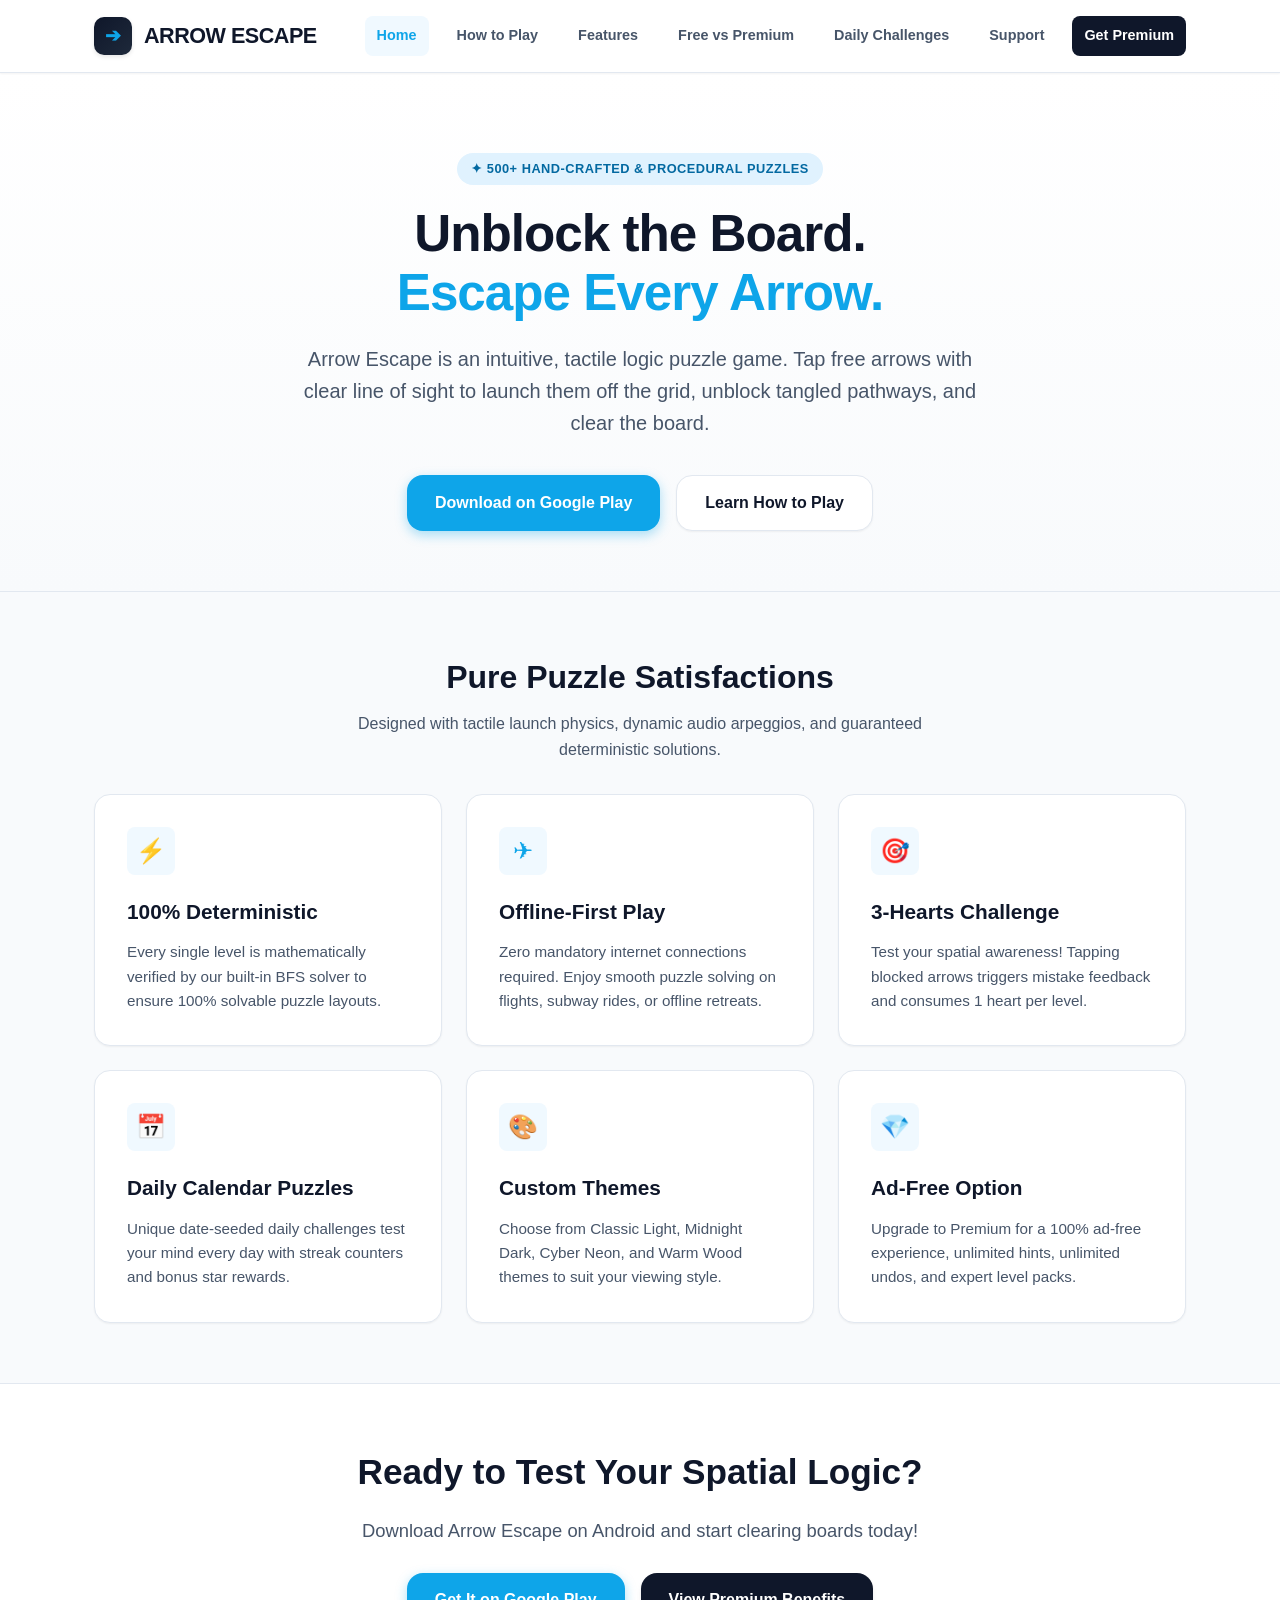
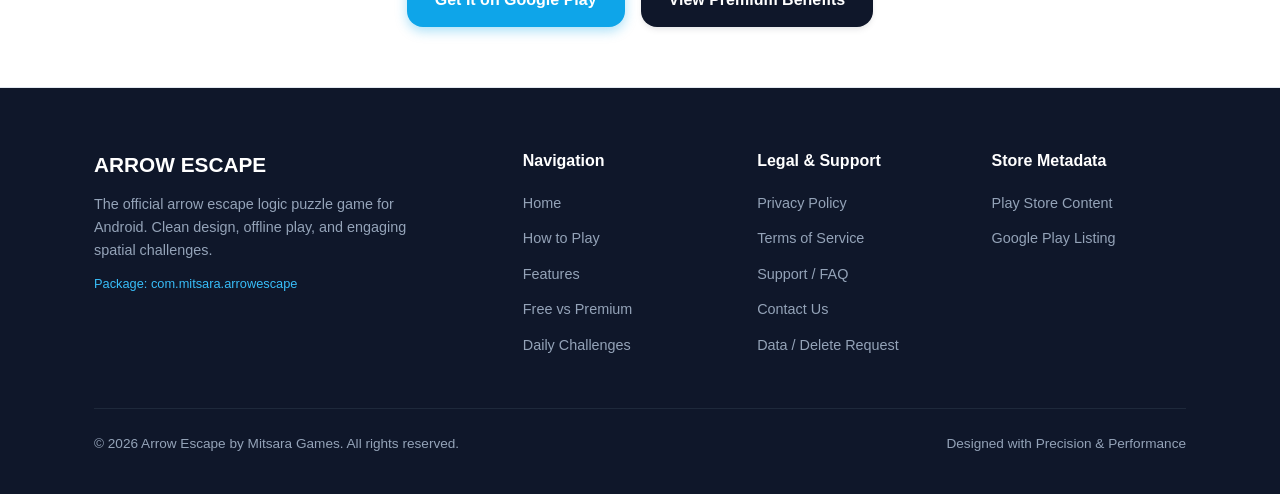
<file: website/index.html>
<!DOCTYPE html>
<html lang="en">
<head>
    <meta charset="UTF-8">
    <meta name="viewport" content="width=device-width, initial-scale=1.0">
    <title>Arrow Escape — Official Minimalist Logic Puzzle Game</title>
    <meta name="description" content="Master Arrow Escape: Tap free arrows, unblock pathways, and clear the board in this crisp, offline-first logic puzzle game.">
    <link rel="stylesheet" href="styles.css">
</head>
<body>
    <header>
        <div class="container nav-container">
            <a href="index.html" class="brand-logo">
                <div class="brand-icon">➔</div>
                <span>ARROW ESCAPE</span>
            </a>
            <nav>
                <a href="index.html" class="active">Home</a>
                <a href="how-to-play.html">How to Play</a>
                <a href="features.html">Features</a>
                <a href="premium.html">Free vs Premium</a>
                <a href="daily-challenges.html">Daily Challenges</a>
                <a href="support.html">Support</a>
                <a href="premium.html" class="nav-highlight">Get Premium</a>
            </nav>
        </div>
    </header>

    <main>
        <section class="hero">
            <div class="container">
                <div class="badge-tag">✦ 500+ Hand-Crafted & Procedural Puzzles</div>
                <h1>Unblock the Board.<br><span>Escape Every Arrow.</span></h1>
                <p>Arrow Escape is an intuitive, tactile logic puzzle game. Tap free arrows with clear line of sight to launch them off the grid, unblock tangled pathways, and clear the board.</p>
                <div class="cta-group">
                    <a href="https://play.google.com/store/apps/details?id=com.mitsara.arrowescape" class="btn btn-primary" target="_blank">Download on Google Play</a>
                    <a href="how-to-play.html" class="btn btn-secondary">Learn How to Play</a>
                </div>
            </div>
        </section>

        <section class="page-content">
            <div class="container">
                <h2 style="text-align: center; font-size: 2rem; font-weight: 800; margin-bottom: 8px;">Pure Puzzle Satisfactions</h2>
                <p style="text-align: center; color: var(--text-secondary); max-width: 600px; margin: 0 auto 32px auto;">Designed with tactile launch physics, dynamic audio arpeggios, and guaranteed deterministic solutions.</p>
                
                <div class="grid-3">
                    <div class="card">
                        <div class="card-icon">⚡</div>
                        <h3>100% Deterministic</h3>
                        <p>Every single level is mathematically verified by our built-in BFS solver to ensure 100% solvable puzzle layouts.</p>
                    </div>

                    <div class="card">
                        <div class="card-icon">✈</div>
                        <h3>Offline-First Play</h3>
                        <p>Zero mandatory internet connections required. Enjoy smooth puzzle solving on flights, subway rides, or offline retreats.</p>
                    </div>

                    <div class="card">
                        <div class="card-icon">🎯</div>
                        <h3>3-Hearts Challenge</h3>
                        <p>Test your spatial awareness! Tapping blocked arrows triggers mistake feedback and consumes 1 heart per level.</p>
                    </div>

                    <div class="card">
                        <div class="card-icon">📅</div>
                        <h3>Daily Calendar Puzzles</h3>
                        <p>Unique date-seeded daily challenges test your mind every day with streak counters and bonus star rewards.</p>
                    </div>

                    <div class="card">
                        <div class="card-icon">🎨</div>
                        <h3>Custom Themes</h3>
                        <p>Choose from Classic Light, Midnight Dark, Cyber Neon, and Warm Wood themes to suit your viewing style.</p>
                    </div>

                    <div class="card">
                        <div class="card-icon">💎</div>
                        <h3>Ad-Free Option</h3>
                        <p>Upgrade to Premium for a 100% ad-free experience, unlimited hints, unlimited undos, and expert level packs.</p>
                    </div>
                </div>
            </div>
        </section>

        <section style="background: var(--bg-surface); border-top: 1px solid var(--border-color); border-bottom: 1px solid var(--border-color); padding: 60px 0; text-align: center;">
            <div class="container">
                <h2 style="font-size: 2.2rem; font-weight: 800; margin-bottom: 16px;">Ready to Test Your Spatial Logic?</h2>
                <p style="color: var(--text-secondary); font-size: 1.15rem; max-width: 600px; margin: 0 auto 28px auto;">Download Arrow Escape on Android and start clearing boards today!</p>
                <div class="cta-group">
                    <a href="https://play.google.com/store/apps/details?id=com.mitsara.arrowescape" class="btn btn-primary" target="_blank">Get It on Google Play</a>
                    <a href="premium.html" class="btn btn-dark">View Premium Benefits</a>
                </div>
            </div>
        </section>
    </main>

    <footer>
        <div class="container">
            <div class="footer-grid">
                <div>
                    <div class="footer-brand">ARROW ESCAPE</div>
                    <p style="font-size: 0.9rem; line-height: 1.6; max-width: 320px;">The official arrow escape logic puzzle game for Android. Clean design, offline play, and engaging spatial challenges.</p>
                    <p style="font-size: 0.8rem; margin-top: 12px; color: var(--accent-cyan);">Package: com.mitsara.arrowescape</p>
                </div>
                <div class="footer-col">
                    <h4>Navigation</h4>
                    <ul>
                        <li><a href="index.html">Home</a></li>
                        <li><a href="how-to-play.html">How to Play</a></li>
                        <li><a href="features.html">Features</a></li>
                        <li><a href="premium.html">Free vs Premium</a></li>
                        <li><a href="daily-challenges.html">Daily Challenges</a></li>
                    </ul>
                </div>
                <div class="footer-col">
                    <h4>Legal & Support</h4>
                    <ul>
                        <li><a href="privacy.html">Privacy Policy</a></li>
                        <li><a href="terms.html">Terms of Service</a></li>
                        <li><a href="support.html">Support / FAQ</a></li>
                        <li><a href="contact.html">Contact Us</a></li>
                        <li><a href="delete-account.html">Data / Delete Request</a></li>
                    </ul>
                </div>
                <div class="footer-col">
                    <h4>Store Metadata</h4>
                    <ul>
                        <li><a href="play-store-assets.html">Play Store Content</a></li>
                        <li><a href="https://play.google.com/store/apps/details?id=com.mitsara.arrowescape" target="_blank">Google Play Listing</a></li>
                    </ul>
                </div>
            </div>
            <div class="footer-bottom">
                <div>&copy; 2026 Arrow Escape by Mitsara Games. All rights reserved.</div>
                <div>Designed with Precision & Performance</div>
            </div>
        </div>
    </footer>
</body>
</html>
</file>
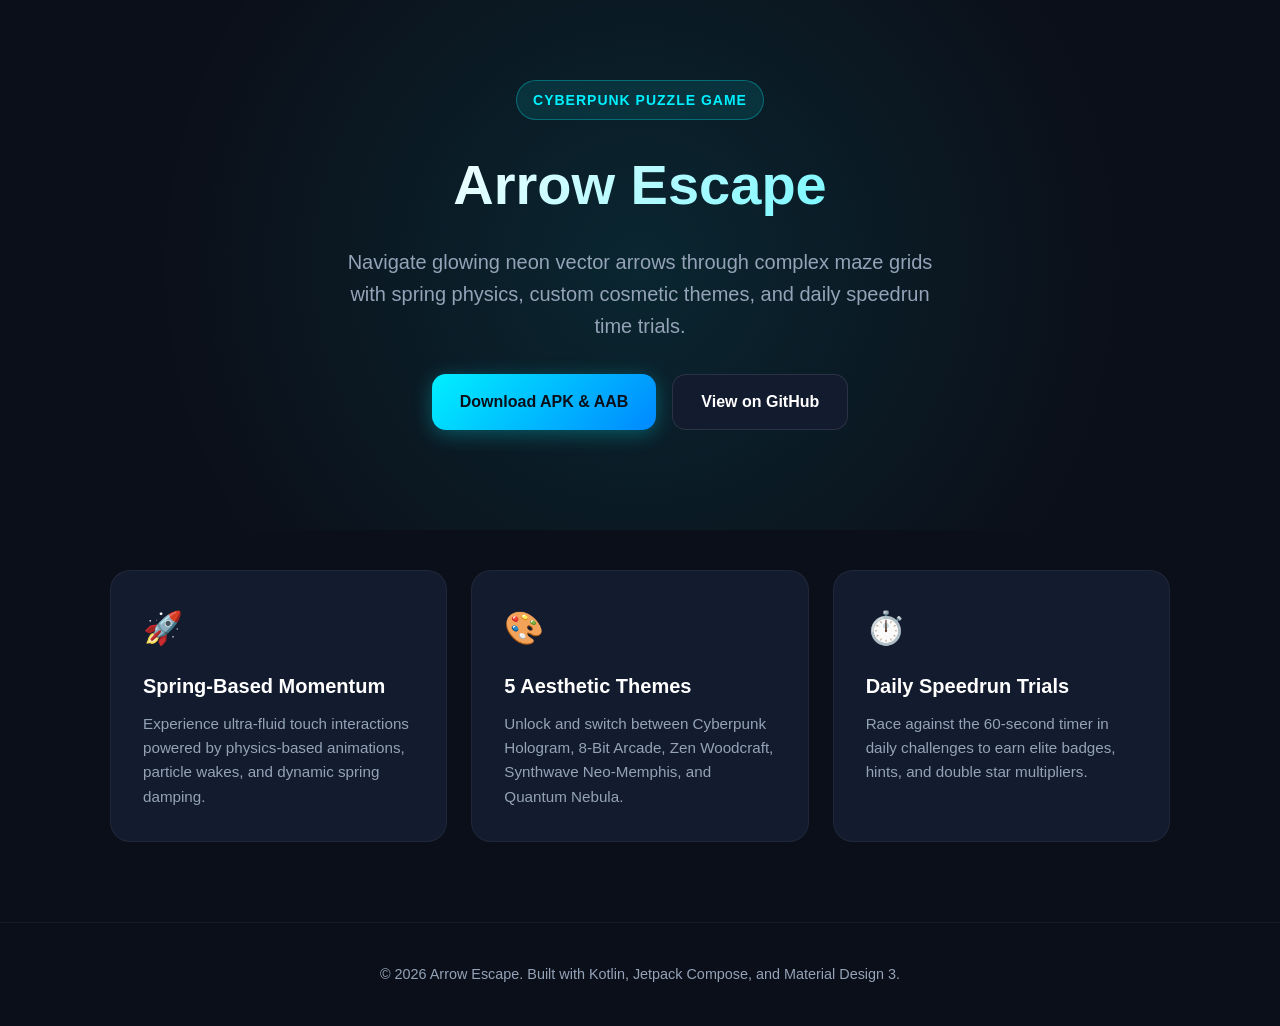
<file: app/docs/index.html>
<!DOCTYPE html>
<html lang="en">
<head>
    <meta charset="UTF-8">
    <meta name="viewport" content="width=device-width, initial-scale=1.0">
    <title>Arrow Escape - Futuristic Neon Puzzle Game</title>
    <style>
        :root {
            --bg-dark: #0B0F19;
            --surface: #131B2E;
            --primary-blue: #00F0FF;
            --accent-pink: #FF007F;
            --text-main: #FFFFFF;
            --text-secondary: #94A3B8;
        }
        * {
            box-sizing: border-box;
            margin: 0;
            padding: 0;
        }
        body {
            font-family: -apple-system, BlinkMacSystemFont, "Segoe UI", Roboto, Helvetica, Arial, sans-serif;
            background-color: var(--bg-dark);
            color: var(--text-main);
            line-height: 1.6;
            overflow-x: hidden;
        }
        header {
            text-align: center;
            padding: 80px 20px 40px;
            background: radial-gradient(circle at center, rgba(0,240,255,0.1) 0%, rgba(11,15,25,0) 70%);
        }
        .logo-badge {
            display: inline-block;
            padding: 8px 16px;
            background: rgba(0, 240, 255, 0.1);
            color: var(--primary-blue);
            border: 1px solid rgba(0, 240, 255, 0.3);
            border-radius: 50px;
            font-size: 14px;
            font-weight: 600;
            margin-bottom: 20px;
            text-transform: uppercase;
            letter-spacing: 1px;
        }
        h1 {
            font-size: 3.5rem;
            font-weight: 800;
            margin-bottom: 16px;
            background: linear-gradient(135deg, #FFFFFF 30%, var(--primary-blue) 100%);
            -webkit-background-clip: text;
            -webkit-text-fill-color: transparent;
        }
        p.subtitle {
            font-size: 1.25rem;
            color: var(--text-secondary);
            max-width: 600px;
            margin: 0 auto 32px;
        }
        .cta-buttons {
            display: flex;
            gap: 16px;
            justify-content: center;
            flex-wrap: wrap;
            margin-bottom: 60px;
        }
        .btn {
            display: inline-flex;
            align-items: center;
            gap: 10px;
            padding: 14px 28px;
            border-radius: 14px;
            font-weight: 700;
            text-decoration: none;
            transition: transform 0.2s, box-shadow 0.2s;
        }
        .btn-primary {
            background: linear-gradient(135deg, var(--primary-blue) 0%, #0088FF 100%);
            color: #0B0F19;
            box-shadow: 0 4px 20px rgba(0, 240, 255, 0.3);
        }
        .btn-primary:hover {
            transform: translateY(-2px);
            box-shadow: 0 6px 25px rgba(0, 240, 255, 0.5);
        }
        .btn-secondary {
            background: var(--surface);
            color: var(--text-main);
            border: 1px solid rgba(255, 255, 255, 0.1);
        }
        .btn-secondary:hover {
            background: rgba(255, 255, 255, 0.05);
        }
        container {
            max-width: 1100px;
            margin: 0 auto;
            padding: 0 20px;
        }
        .features {
            display: grid;
            grid-template-columns: repeat(auto-fit, minmax(300px, 1fr));
            gap: 24px;
            padding: 40px 20px 80px;
            max-width: 1100px;
            margin: 0 auto;
        }
        .feature-card {
            background: var(--surface);
            border: 1px solid rgba(255, 255, 255, 0.05);
            border-radius: 20px;
            padding: 32px;
            transition: border-color 0.3s;
        }
        .feature-card:hover {
            border-color: rgba(0, 240, 255, 0.4);
        }
        .feature-icon {
            font-size: 32px;
            margin-bottom: 16px;
        }
        .feature-card h3 {
            font-size: 1.25rem;
            margin-bottom: 10px;
            color: var(--text-main);
        }
        .feature-card p {
            color: var(--text-secondary);
            font-size: 0.95rem;
        }
        footer {
            text-align: center;
            padding: 40px 20px;
            border-top: 1px solid rgba(255, 255, 255, 0.05);
            color: var(--text-secondary);
            font-size: 0.9rem;
        }
    </style>
</head>
<body>

    <header>
        <div class="logo-badge">Cyberpunk Puzzle Game</div>
        <h1>Arrow Escape</h1>
        <p class="subtitle">Navigate glowing neon vector arrows through complex maze grids with spring physics, custom cosmetic themes, and daily speedrun time trials.</p>
        
        <div class="cta-buttons">
            <a href="https://github.com" class="btn btn-primary">Download APK & AAB</a>
            <a href="https://github.com" class="btn btn-secondary">View on GitHub</a>
        </div>
    </header>

    <div class="features">
        <div class="feature-card">
            <div class="feature-icon">🚀</div>
            <h3>Spring-Based Momentum</h3>
            <p>Experience ultra-fluid touch interactions powered by physics-based animations, particle wakes, and dynamic spring damping.</p>
        </div>
        <div class="feature-card">
            <div class="feature-icon">🎨</div>
            <h3>5 Aesthetic Themes</h3>
            <p>Unlock and switch between Cyberpunk Hologram, 8-Bit Arcade, Zen Woodcraft, Synthwave Neo-Memphis, and Quantum Nebula.</p>
        </div>
        <div class="feature-card">
            <div class="feature-icon">⏱️</div>
            <h3>Daily Speedrun Trials</h3>
            <p>Race against the 60-second timer in daily challenges to earn elite badges, hints, and double star multipliers.</p>
        </div>
    </div>

    <footer>
        <p>&copy; 2026 Arrow Escape. Built with Kotlin, Jetpack Compose, and Material Design 3.</p>
    </footer>

</body>
</html>
</file>
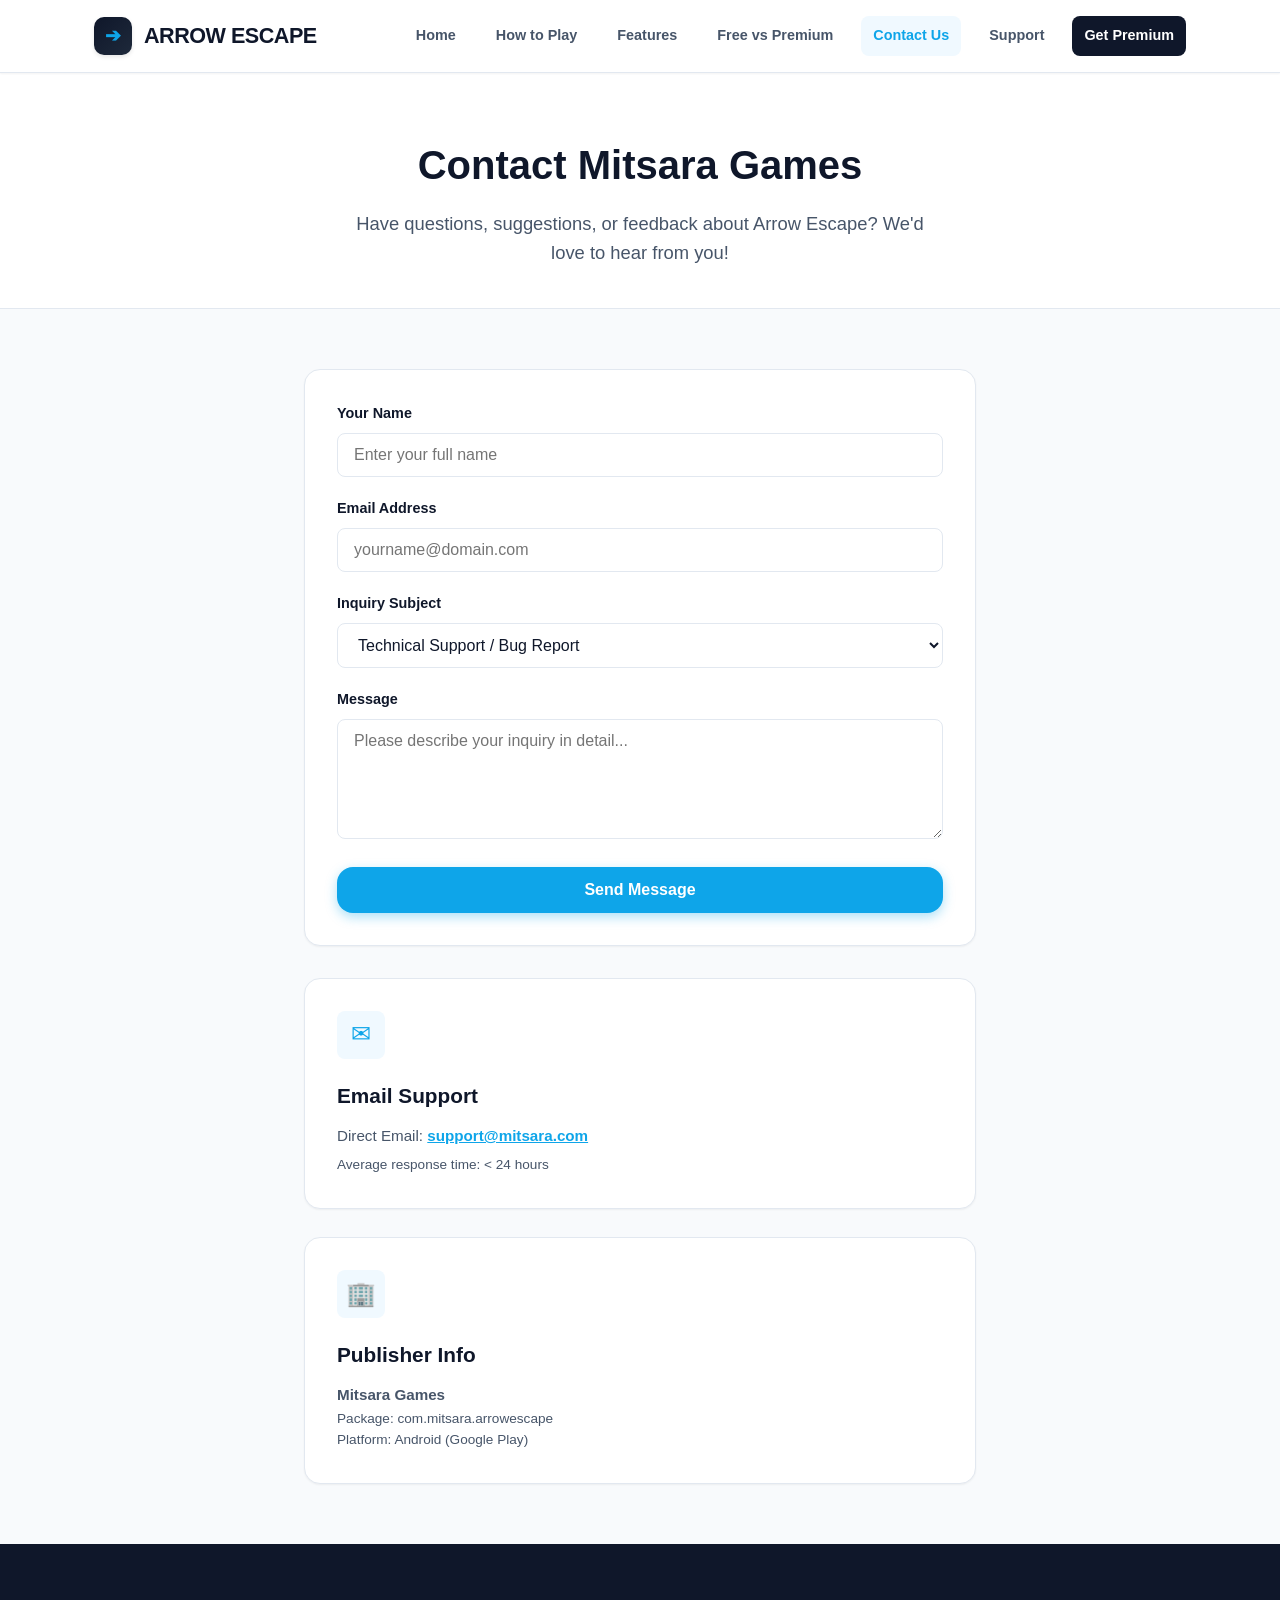
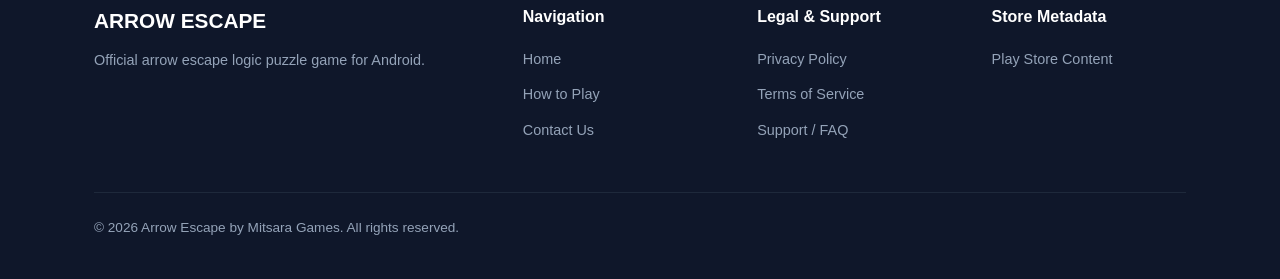
<file: website/contact.html>
<!DOCTYPE html>
<html lang="en">
<head>
    <meta charset="UTF-8">
    <meta name="viewport" content="width=device-width, initial-scale=1.0">
    <title>Contact Us — Arrow Escape</title>
    <meta name="description" content="Get in touch with the Mitsara Games team for Arrow Escape feedback, business inquiries, and press kits.">
    <link rel="stylesheet" href="styles.css">
</head>
<body>
    <header>
        <div class="container nav-container">
            <a href="index.html" class="brand-logo">
                <div class="brand-icon">➔</div>
                <span>ARROW ESCAPE</span>
            </a>
            <nav>
                <a href="index.html">Home</a>
                <a href="how-to-play.html">How to Play</a>
                <a href="features.html">Features</a>
                <a href="premium.html">Free vs Premium</a>
                <a href="contact.html" class="active">Contact Us</a>
                <a href="support.html">Support</a>
                <a href="premium.html" class="nav-highlight">Get Premium</a>
            </nav>
        </div>
    </header>

    <main>
        <section class="page-header">
            <div class="container">
                <h1>Contact Mitsara Games</h1>
                <p>Have questions, suggestions, or feedback about Arrow Escape? We'd love to hear from you!</p>
            </div>
        </section>

        <section class="page-content">
            <div class="container" style="max-width: 720px;">
                <div class="card">
                    <form onsubmit="alert('Thank you for your message! Our support team will get back to you within 24 hours.'); return false;">
                        <div class="form-group">
                            <label for="name">Your Name</label>
                            <input type="text" id="name" class="form-control" placeholder="Enter your full name" required>
                        </div>

                        <div class="form-group">
                            <label for="email">Email Address</label>
                            <input type="email" id="email" class="form-control" placeholder="yourname@domain.com" required>
                        </div>

                        <div class="form-group">
                            <label for="subject">Inquiry Subject</label>
                            <select id="subject" class="form-control" required>
                                <option value="support">Technical Support / Bug Report</option>
                                <option value="billing">Billing & Purchase Restoration</option>
                                <option value="feedback">Game Feedback / Level Suggestion</option>
                                <option value="press">Press & Media Inquiry</option>
                                <option value="other">General Inquiry</option>
                            </select>
                        </div>

                        <div class="form-group">
                            <label for="message">Message</label>
                            <textarea id="message" class="form-control" placeholder="Please describe your inquiry in detail..." required></textarea>
                        </div>

                        <button type="submit" class="btn btn-primary" style="width: 100%;">Send Message</button>
                    </form>
                </div>

                <div class="grid-2" style="margin-top: 32px;">
                    <div class="card">
                        <div class="card-icon">✉</div>
                        <h3>Email Support</h3>
                        <p>Direct Email: <a href="mailto:support@mitsara.com" style="color: var(--primary-blue); font-weight: bold;">support@mitsara.com</a></p>
                        <p style="font-size: 0.85rem; margin-top: 6px;">Average response time: &lt; 24 hours</p>
                    </div>

                    <div class="card">
                        <div class="card-icon">🏢</div>
                        <h3>Publisher Info</h3>
                        <p><strong>Mitsara Games</strong></p>
                        <p style="font-size: 0.85rem;">Package: com.mitsara.arrowescape</p>
                        <p style="font-size: 0.85rem;">Platform: Android (Google Play)</p>
                    </div>
                </div>
            </div>
        </section>
    </main>

    <footer>
        <div class="container">
            <div class="footer-grid">
                <div>
                    <div class="footer-brand">ARROW ESCAPE</div>
                    <p style="font-size: 0.9rem; line-height: 1.6;">Official arrow escape logic puzzle game for Android.</p>
                </div>
                <div class="footer-col">
                    <h4>Navigation</h4>
                    <ul>
                        <li><a href="index.html">Home</a></li>
                        <li><a href="how-to-play.html">How to Play</a></li>
                        <li><a href="contact.html">Contact Us</a></li>
                    </ul>
                </div>
                <div class="footer-col">
                    <h4>Legal & Support</h4>
                    <ul>
                        <li><a href="privacy.html">Privacy Policy</a></li>
                        <li><a href="terms.html">Terms of Service</a></li>
                        <li><a href="support.html">Support / FAQ</a></li>
                    </ul>
                </div>
                <div class="footer-col">
                    <h4>Store Metadata</h4>
                    <ul>
                        <li><a href="play-store-assets.html">Play Store Content</a></li>
                    </ul>
                </div>
            </div>
            <div class="footer-bottom">
                <div>&copy; 2026 Arrow Escape by Mitsara Games. All rights reserved.</div>
            </div>
        </div>
    </footer>
</body>
</html>
</file>
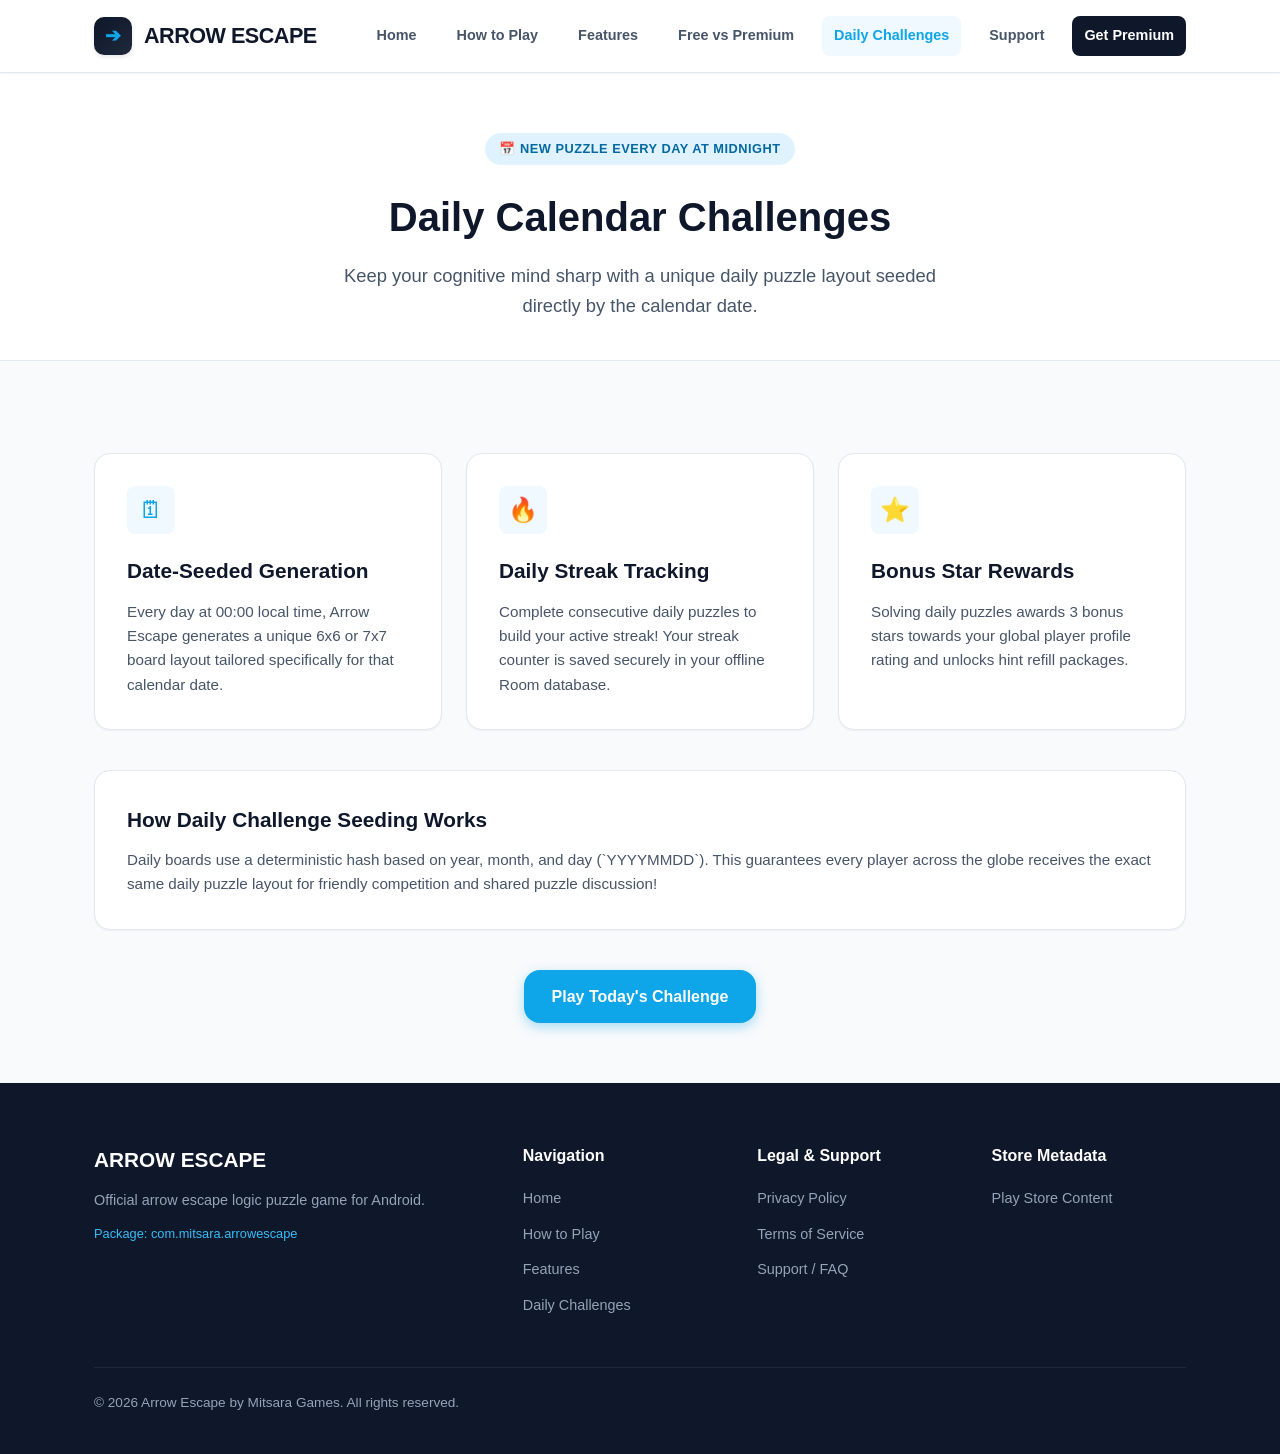
<file: website/daily-challenges.html>
<!DOCTYPE html>
<html lang="en">
<head>
    <meta charset="UTF-8">
    <meta name="viewport" content="width=device-width, initial-scale=1.0">
    <title>Daily Challenges — Arrow Escape</title>
    <meta name="description" content="Discover Daily Challenges in Arrow Escape. Solve calendar-seeded daily puzzles, maintain streaks, and earn bonus stars.">
    <link rel="stylesheet" href="styles.css">
</head>
<body>
    <header>
        <div class="container nav-container">
            <a href="index.html" class="brand-logo">
                <div class="brand-icon">➔</div>
                <span>ARROW ESCAPE</span>
            </a>
            <nav>
                <a href="index.html">Home</a>
                <a href="how-to-play.html">How to Play</a>
                <a href="features.html">Features</a>
                <a href="premium.html">Free vs Premium</a>
                <a href="daily-challenges.html" class="active">Daily Challenges</a>
                <a href="support.html">Support</a>
                <a href="premium.html" class="nav-highlight">Get Premium</a>
            </nav>
        </div>
    </header>

    <main>
        <section class="page-header">
            <div class="container">
                <div class="badge-tag">📅 NEW PUZZLE EVERY DAY AT MIDNIGHT</div>
                <h1>Daily Calendar Challenges</h1>
                <p>Keep your cognitive mind sharp with a unique daily puzzle layout seeded directly by the calendar date.</p>
            </div>
        </section>

        <section class="page-content">
            <div class="container">
                <div class="grid-3">
                    <div class="card">
                        <div class="card-icon">🗓</div>
                        <h3>Date-Seeded Generation</h3>
                        <p>Every day at 00:00 local time, Arrow Escape generates a unique 6x6 or 7x7 board layout tailored specifically for that calendar date.</p>
                    </div>

                    <div class="card">
                        <div class="card-icon">🔥</div>
                        <h3>Daily Streak Tracking</h3>
                        <p>Complete consecutive daily puzzles to build your active streak! Your streak counter is saved securely in your offline Room database.</p>
                    </div>

                    <div class="card">
                        <div class="card-icon">⭐</div>
                        <h3>Bonus Star Rewards</h3>
                        <p>Solving daily puzzles awards 3 bonus stars towards your global player profile rating and unlocks hint refill packages.</p>
                    </div>
                </div>

                <div class="card" style="margin-top: 40px;">
                    <h3>How Daily Challenge Seeding Works</h3>
                    <p style="margin-top: 8px;">
                        Daily boards use a deterministic hash based on year, month, and day (`YYYYMMDD`). This guarantees every player across the globe receives the exact same daily puzzle layout for friendly competition and shared puzzle discussion!
                    </p>
                </div>

                <div style="text-align: center; margin-top: 40px;">
                    <a href="https://play.google.com/store/apps/details?id=com.mitsara.arrowescape" class="btn btn-primary" target="_blank">Play Today's Challenge</a>
                </div>
            </div>
        </section>
    </main>

    <footer>
        <div class="container">
            <div class="footer-grid">
                <div>
                    <div class="footer-brand">ARROW ESCAPE</div>
                    <p style="font-size: 0.9rem; line-height: 1.6;">Official arrow escape logic puzzle game for Android.</p>
                    <p style="font-size: 0.8rem; margin-top: 12px; color: var(--accent-cyan);">Package: com.mitsara.arrowescape</p>
                </div>
                <div class="footer-col">
                    <h4>Navigation</h4>
                    <ul>
                        <li><a href="index.html">Home</a></li>
                        <li><a href="how-to-play.html">How to Play</a></li>
                        <li><a href="features.html">Features</a></li>
                        <li><a href="daily-challenges.html">Daily Challenges</a></li>
                    </ul>
                </div>
                <div class="footer-col">
                    <h4>Legal & Support</h4>
                    <ul>
                        <li><a href="privacy.html">Privacy Policy</a></li>
                        <li><a href="terms.html">Terms of Service</a></li>
                        <li><a href="support.html">Support / FAQ</a></li>
                    </ul>
                </div>
                <div class="footer-col">
                    <h4>Store Metadata</h4>
                    <ul>
                        <li><a href="play-store-assets.html">Play Store Content</a></li>
                    </ul>
                </div>
            </div>
            <div class="footer-bottom">
                <div>&copy; 2026 Arrow Escape by Mitsara Games. All rights reserved.</div>
            </div>
        </div>
    </footer>
</body>
</html>
</file>
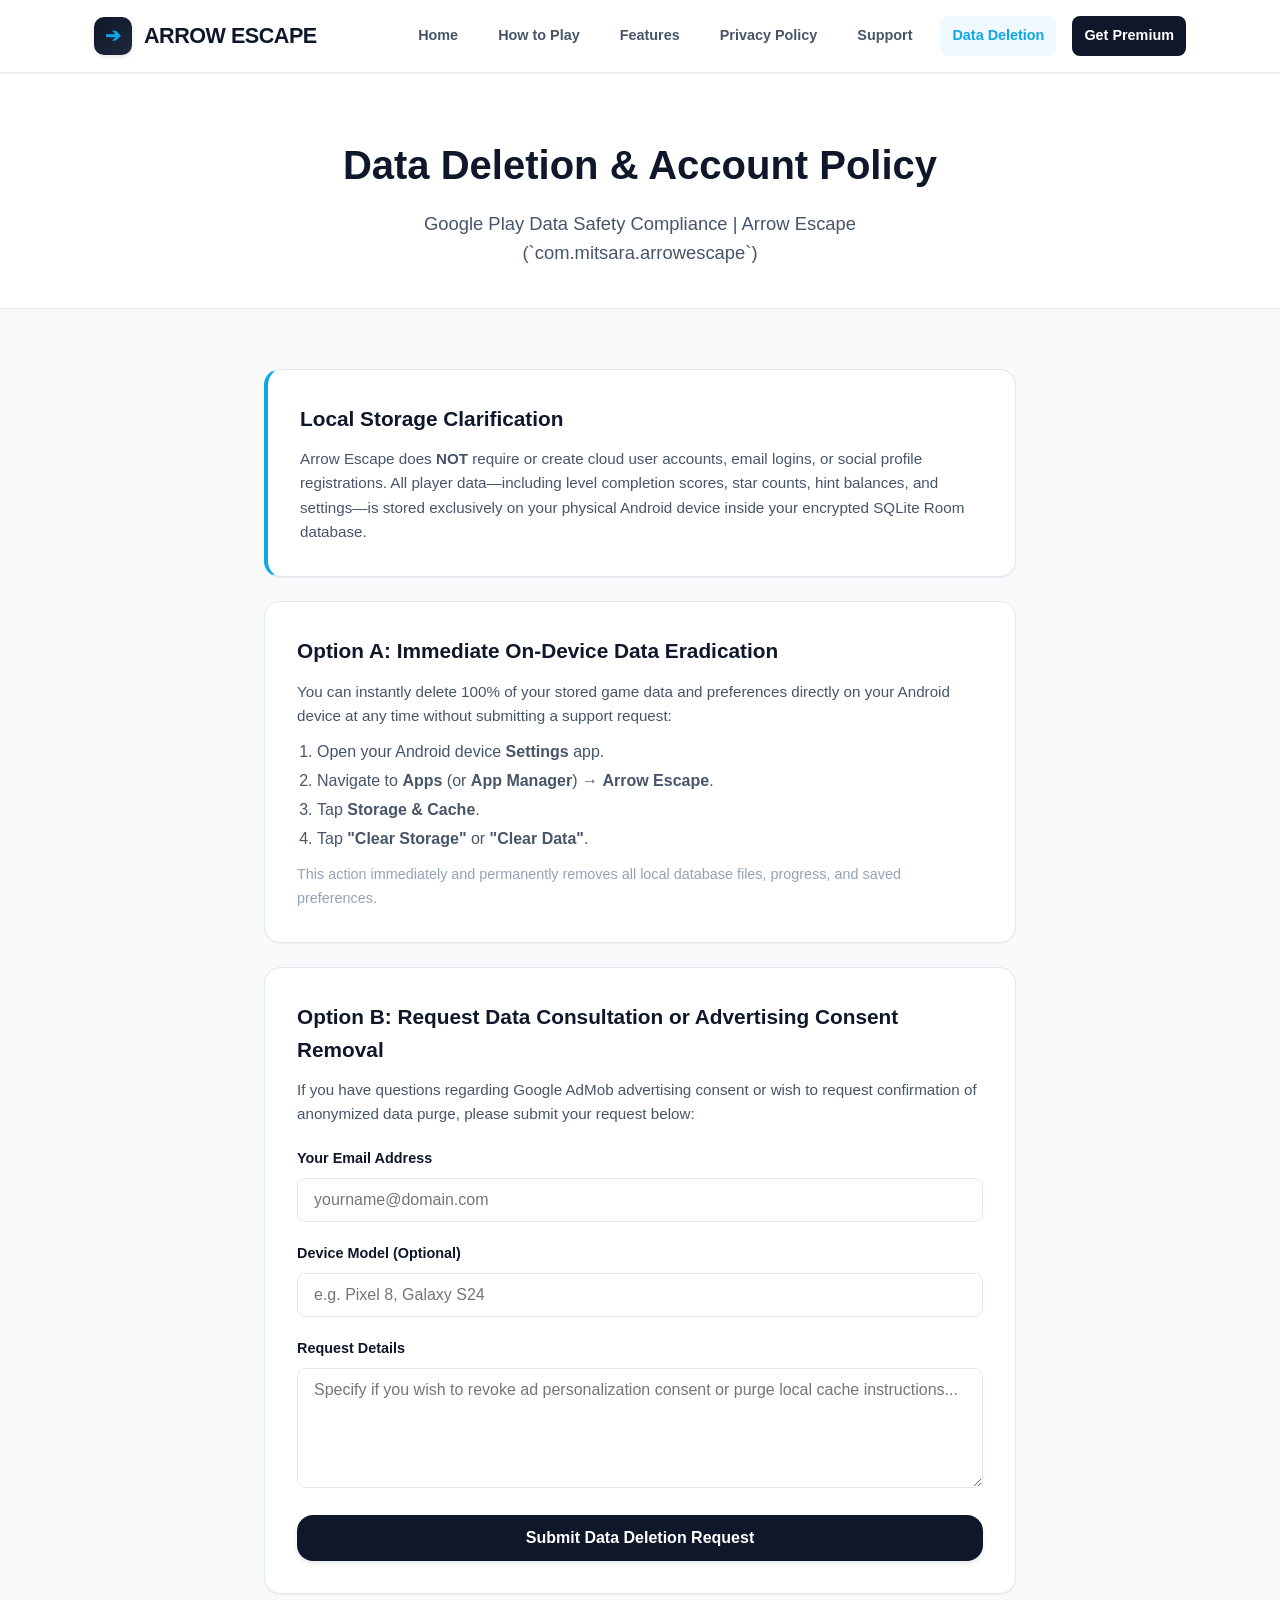
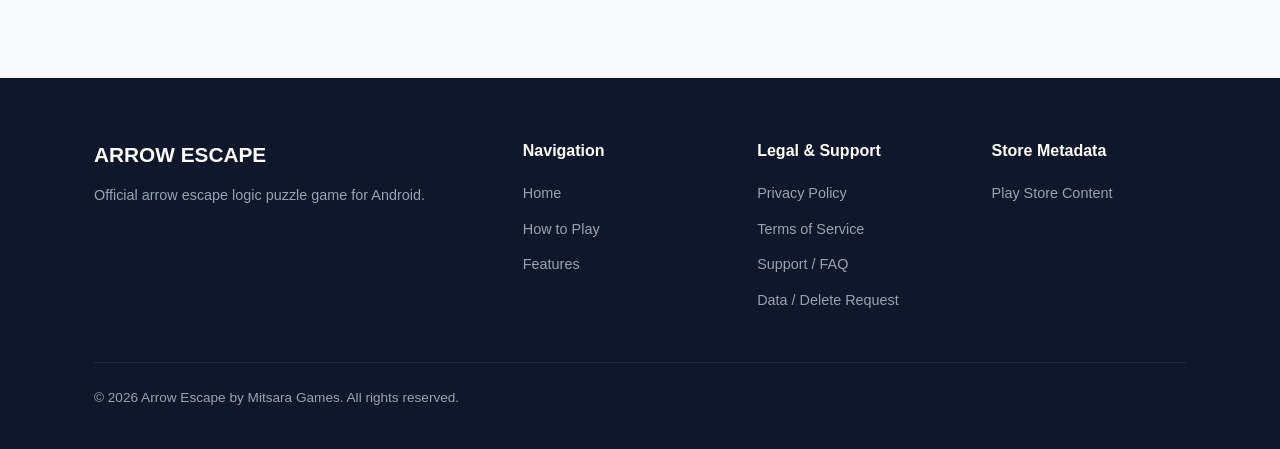
<file: website/delete-account.html>
<!DOCTYPE html>
<html lang="en">
<head>
    <meta charset="UTF-8">
    <meta name="viewport" content="width=device-width, initial-scale=1.0">
    <title>Delete Account & Data Request — Arrow Escape</title>
    <meta name="description" content="Data deletion policy and request form for Arrow Escape (com.mitsara.arrowescape). Learn how local device data is stored and erased.">
    <link rel="stylesheet" href="styles.css">
</head>
<body>
    <header>
        <div class="container nav-container">
            <a href="index.html" class="brand-logo">
                <div class="brand-icon">➔</div>
                <span>ARROW ESCAPE</span>
            </a>
            <nav>
                <a href="index.html">Home</a>
                <a href="how-to-play.html">How to Play</a>
                <a href="features.html">Features</a>
                <a href="privacy.html">Privacy Policy</a>
                <a href="support.html">Support</a>
                <a href="delete-account.html" class="active">Data Deletion</a>
                <a href="premium.html" class="nav-highlight">Get Premium</a>
            </nav>
        </div>
    </header>

    <main>
        <section class="page-header">
            <div class="container">
                <h1>Data Deletion & Account Policy</h1>
                <p>Google Play Data Safety Compliance | Arrow Escape (`com.mitsara.arrowescape`)</p>
            </div>
        </section>

        <section class="page-content">
            <div class="container" style="max-width: 800px;">
                <div class="card" style="margin-bottom: 24px; border-left: 4px solid var(--primary-blue);">
                    <h3>Local Storage Clarification</h3>
                    <p>Arrow Escape does <strong>NOT</strong> require or create cloud user accounts, email logins, or social profile registrations. All player data—including level completion scores, star counts, hint balances, and settings—is stored exclusively on your physical Android device inside your encrypted SQLite Room database.</p>
                </div>

                <div class="card" style="margin-bottom: 24px;">
                    <h3>Option A: Immediate On-Device Data Eradication</h3>
                    <p>You can instantly delete 100% of your stored game data and preferences directly on your Android device at any time without submitting a support request:</p>
                    <ol style="margin-left: 20px; margin-top: 10px; line-height: 1.8; color: var(--text-secondary);">
                        <li>Open your Android device <strong>Settings</strong> app.</li>
                        <li>Navigate to <strong>Apps</strong> (or <strong>App Manager</strong>) → <strong>Arrow Escape</strong>.</li>
                        <li>Tap <strong>Storage & Cache</strong>.</li>
                        <li>Tap <strong>"Clear Storage"</strong> or <strong>"Clear Data"</strong>.</li>
                    </ol>
                    <p style="margin-top: 10px; font-size: 0.9rem; color: var(--text-muted);">This action immediately and permanently removes all local database files, progress, and saved preferences.</p>
                </div>

                <div class="card" style="margin-bottom: 24px;">
                    <h3>Option B: Request Data Consultation or Advertising Consent Removal</h3>
                    <p>If you have questions regarding Google AdMob advertising consent or wish to request confirmation of anonymized data purge, please submit your request below:</p>
                    
                    <form onsubmit="alert('Your data deletion request has been submitted. Because Arrow Escape stores progress locally on device, clearing your app cache via Android settings instantly deletes all game data.'); return false;" style="margin-top: 20px;">
                        <div class="form-group">
                            <label for="del-email">Your Email Address</label>
                            <input type="email" id="del-email" class="form-control" placeholder="yourname@domain.com" required>
                        </div>

                        <div class="form-group">
                            <label for="del-device">Device Model (Optional)</label>
                            <input type="text" id="del-device" class="form-control" placeholder="e.g. Pixel 8, Galaxy S24">
                        </div>

                        <div class="form-group">
                            <label for="del-details">Request Details</label>
                            <textarea id="del-details" class="form-control" placeholder="Specify if you wish to revoke ad personalization consent or purge local cache instructions..." required></textarea>
                        </div>

                        <button type="submit" class="btn btn-dark" style="width: 100%;">Submit Data Deletion Request</button>
                    </form>
                </div>
            </div>
        </section>
    </main>

    <footer>
        <div class="container">
            <div class="footer-grid">
                <div>
                    <div class="footer-brand">ARROW ESCAPE</div>
                    <p style="font-size: 0.9rem; line-height: 1.6;">Official arrow escape logic puzzle game for Android.</p>
                </div>
                <div class="footer-col">
                    <h4>Navigation</h4>
                    <ul>
                        <li><a href="index.html">Home</a></li>
                        <li><a href="how-to-play.html">How to Play</a></li>
                        <li><a href="features.html">Features</a></li>
                    </ul>
                </div>
                <div class="footer-col">
                    <h4>Legal & Support</h4>
                    <ul>
                        <li><a href="privacy.html">Privacy Policy</a></li>
                        <li><a href="terms.html">Terms of Service</a></li>
                        <li><a href="support.html">Support / FAQ</a></li>
                        <li><a href="delete-account.html">Data / Delete Request</a></li>
                    </ul>
                </div>
                <div class="footer-col">
                    <h4>Store Metadata</h4>
                    <ul>
                        <li><a href="play-store-assets.html">Play Store Content</a></li>
                    </ul>
                </div>
            </div>
            <div class="footer-bottom">
                <div>&copy; 2026 Arrow Escape by Mitsara Games. All rights reserved.</div>
            </div>
        </div>
    </footer>
</body>
</html>
</file>
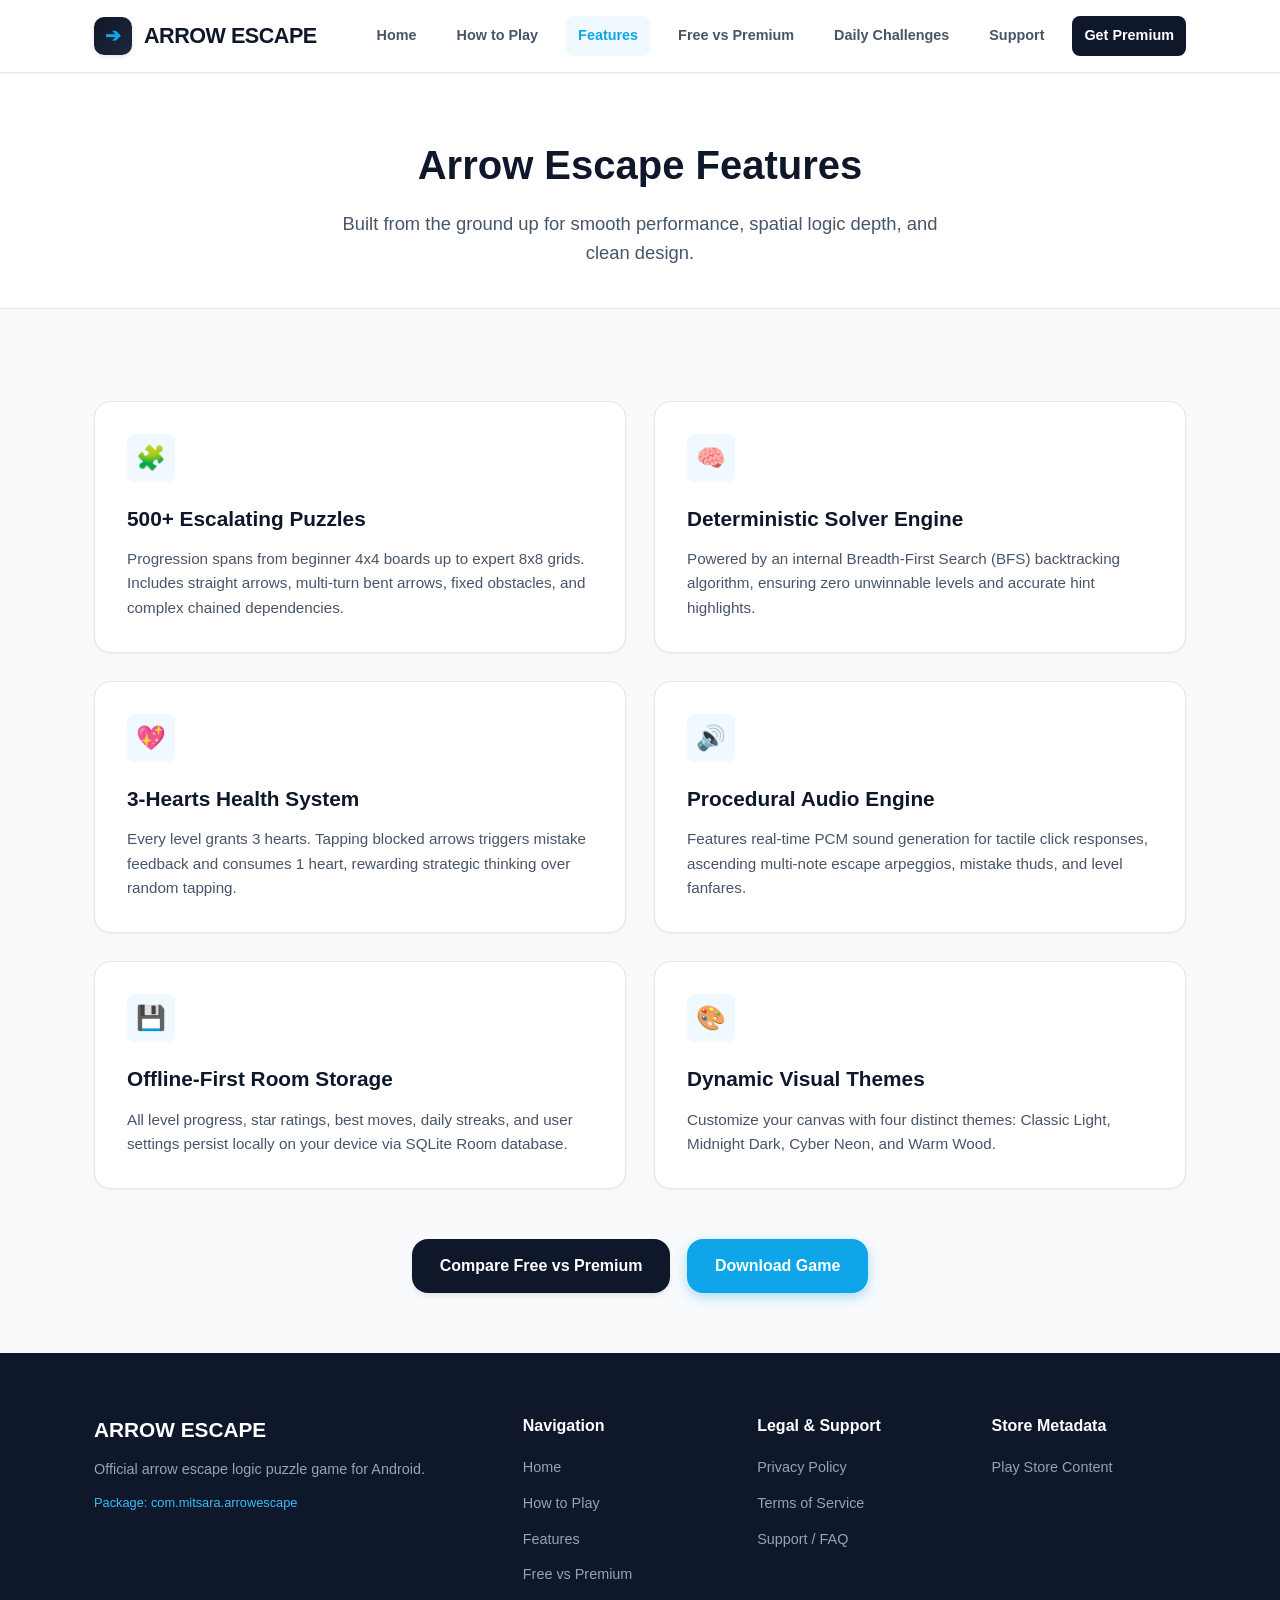
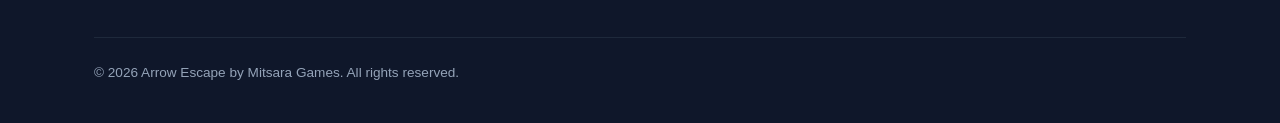
<file: website/features.html>
<!DOCTYPE html>
<html lang="en">
<head>
    <meta charset="UTF-8">
    <meta name="viewport" content="width=device-width, initial-scale=1.0">
    <title>Features — Arrow Escape</title>
    <meta name="description" content="Explore the comprehensive feature list of Arrow Escape: 500+ levels, BFS deterministic solver, themes, daily challenges, and offline persistence.">
    <link rel="stylesheet" href="styles.css">
</head>
<body>
    <header>
        <div class="container nav-container">
            <a href="index.html" class="brand-logo">
                <div class="brand-icon">➔</div>
                <span>ARROW ESCAPE</span>
            </a>
            <nav>
                <a href="index.html">Home</a>
                <a href="how-to-play.html">How to Play</a>
                <a href="features.html" class="active">Features</a>
                <a href="premium.html">Free vs Premium</a>
                <a href="daily-challenges.html">Daily Challenges</a>
                <a href="support.html">Support</a>
                <a href="premium.html" class="nav-highlight">Get Premium</a>
            </nav>
        </div>
    </header>

    <main>
        <section class="page-header">
            <div class="container">
                <h1>Arrow Escape Features</h1>
                <p>Built from the ground up for smooth performance, spatial logic depth, and clean design.</p>
            </div>
        </section>

        <section class="page-content">
            <div class="container">
                <div class="grid-2">
                    <div class="card">
                        <div class="card-icon">🧩</div>
                        <h3>500+ Escalating Puzzles</h3>
                        <p>Progression spans from beginner 4x4 boards up to expert 8x8 grids. Includes straight arrows, multi-turn bent arrows, fixed obstacles, and complex chained dependencies.</p>
                    </div>

                    <div class="card">
                        <div class="card-icon">🧠</div>
                        <h3>Deterministic Solver Engine</h3>
                        <p>Powered by an internal Breadth-First Search (BFS) backtracking algorithm, ensuring zero unwinnable levels and accurate hint highlights.</p>
                    </div>

                    <div class="card">
                        <div class="card-icon">💖</div>
                        <h3>3-Hearts Health System</h3>
                        <p>Every level grants 3 hearts. Tapping blocked arrows triggers mistake feedback and consumes 1 heart, rewarding strategic thinking over random tapping.</p>
                    </div>

                    <div class="card">
                        <div class="card-icon">🔊</div>
                        <h3>Procedural Audio Engine</h3>
                        <p>Features real-time PCM sound generation for tactile click responses, ascending multi-note escape arpeggios, mistake thuds, and level fanfares.</p>
                    </div>

                    <div class="card">
                        <div class="card-icon">💾</div>
                        <h3>Offline-First Room Storage</h3>
                        <p>All level progress, star ratings, best moves, daily streaks, and user settings persist locally on your device via SQLite Room database.</p>
                    </div>

                    <div class="card">
                        <div class="card-icon">🎨</div>
                        <h3>Dynamic Visual Themes</h3>
                        <p>Customize your canvas with four distinct themes: Classic Light, Midnight Dark, Cyber Neon, and Warm Wood.</p>
                    </div>
                </div>

                <div style="text-align: center; margin-top: 50px;">
                    <a href="premium.html" class="btn btn-dark">Compare Free vs Premium</a>
                    <a href="https://play.google.com/store/apps/details?id=com.mitsara.arrowescape" class="btn btn-primary" target="_blank" style="margin-left: 12px;">Download Game</a>
                </div>
            </div>
        </section>
    </main>

    <footer>
        <div class="container">
            <div class="footer-grid">
                <div>
                    <div class="footer-brand">ARROW ESCAPE</div>
                    <p style="font-size: 0.9rem; line-height: 1.6;">Official arrow escape logic puzzle game for Android.</p>
                    <p style="font-size: 0.8rem; margin-top: 12px; color: var(--accent-cyan);">Package: com.mitsara.arrowescape</p>
                </div>
                <div class="footer-col">
                    <h4>Navigation</h4>
                    <ul>
                        <li><a href="index.html">Home</a></li>
                        <li><a href="how-to-play.html">How to Play</a></li>
                        <li><a href="features.html">Features</a></li>
                        <li><a href="premium.html">Free vs Premium</a></li>
                    </ul>
                </div>
                <div class="footer-col">
                    <h4>Legal & Support</h4>
                    <ul>
                        <li><a href="privacy.html">Privacy Policy</a></li>
                        <li><a href="terms.html">Terms of Service</a></li>
                        <li><a href="support.html">Support / FAQ</a></li>
                    </ul>
                </div>
                <div class="footer-col">
                    <h4>Store Metadata</h4>
                    <ul>
                        <li><a href="play-store-assets.html">Play Store Content</a></li>
                    </ul>
                </div>
            </div>
            <div class="footer-bottom">
                <div>&copy; 2026 Arrow Escape by Mitsara Games. All rights reserved.</div>
            </div>
        </div>
    </footer>
</body>
</html>
</file>
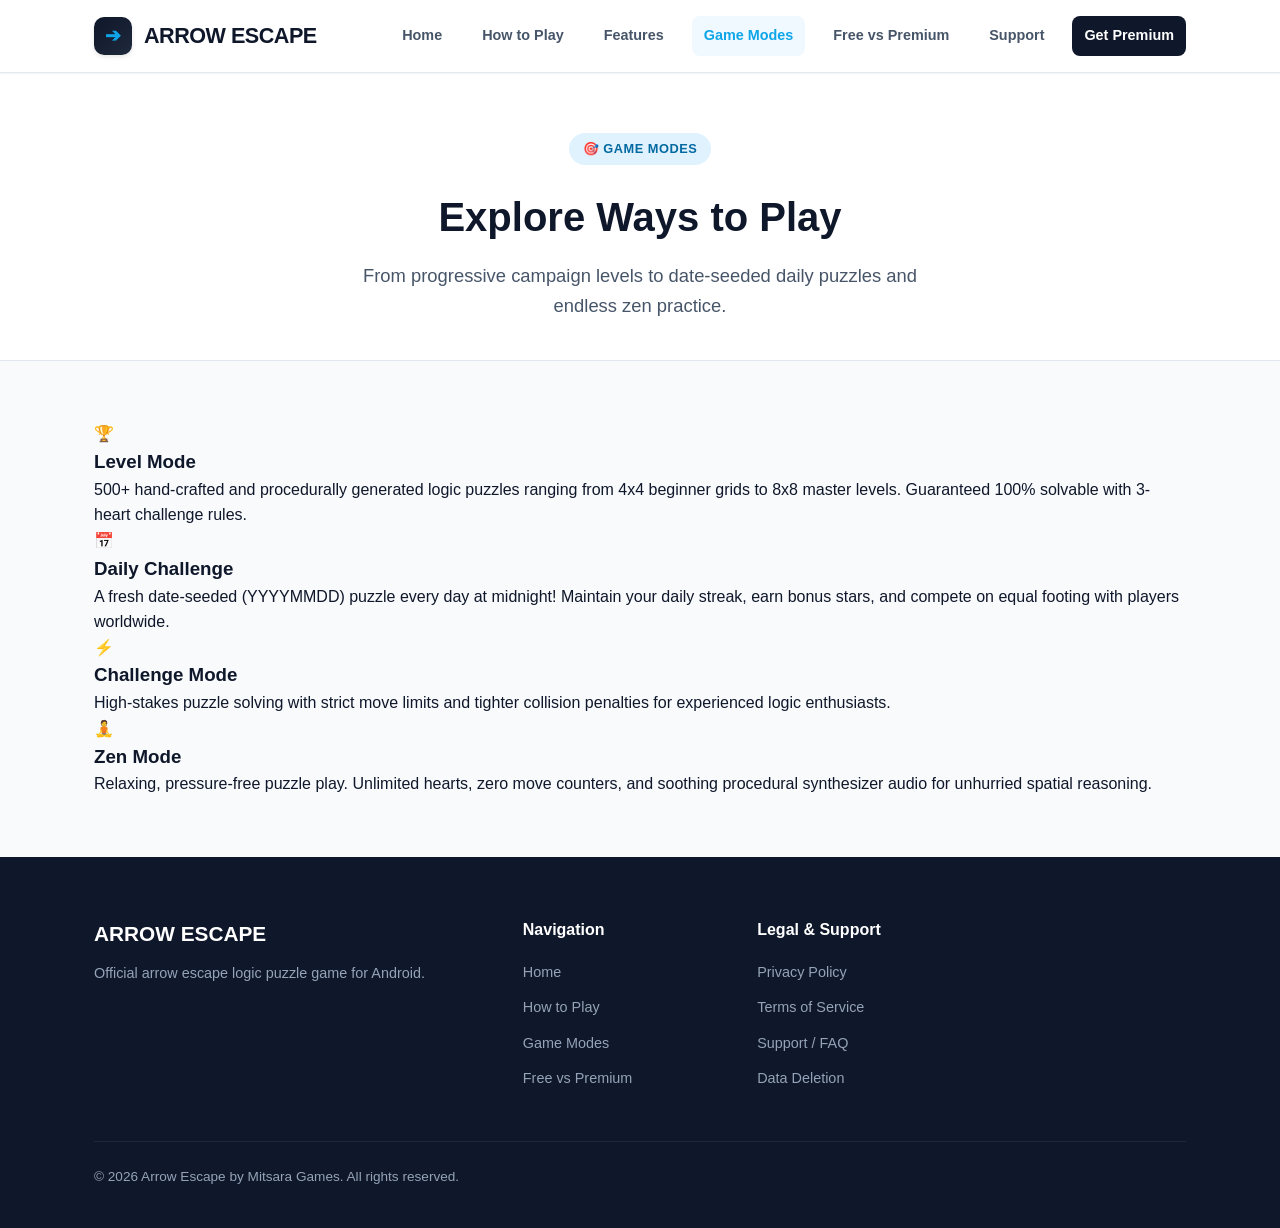
<file: website/game-modes.html>
<!DOCTYPE html>
<html lang="en">
<head>
    <meta charset="UTF-8">
    <meta name="viewport" content="width=device-width, initial-scale=1.0">
    <title>Game Modes — Arrow Escape</title>
    <meta name="description" content="Explore Level Mode, Daily Challenges, Challenge Mode, and Zen Mode in Arrow Escape logic puzzle game.">
    <meta property="og:title" content="Arrow Escape — Game Modes">
    <meta property="og:description" content="Discover 500+ logic levels, daily date-seeded challenges, zen mode, and master spatial puzzles.">
    <meta property="og:type" content="website">
    <link rel="icon" type="image/svg+xml" href="favicon.svg">
    <link rel="stylesheet" href="styles.css">
</head>
<body>
    <header>
        <div class="container nav-container">
            <a href="index.html" class="brand-logo">
                <div class="brand-icon">➔</div>
                <span>ARROW ESCAPE</span>
            </a>
            <nav>
                <a href="index.html">Home</a>
                <a href="how-to-play.html">How to Play</a>
                <a href="features.html">Features</a>
                <a href="game-modes.html" class="active">Game Modes</a>
                <a href="premium.html">Free vs Premium</a>
                <a href="support.html">Support</a>
                <a href="premium.html" class="nav-highlight">Get Premium</a>
            </nav>
        </div>
    </header>

    <main>
        <section class="page-header">
            <div class="container">
                <div class="badge-tag">🎯 GAME MODES</div>
                <h1>Explore Ways to Play</h1>
                <p>From progressive campaign levels to date-seeded daily puzzles and endless zen practice.</p>
            </div>
        </section>

        <section class="page-content">
            <div class="container">
                <div class="features-grid">
                    <div class="feature-card">
                        <div class="feature-icon">🏆</div>
                        <h3>Level Mode</h3>
                        <p>500+ hand-crafted and procedurally generated logic puzzles ranging from 4x4 beginner grids to 8x8 master levels. Guaranteed 100% solvable with 3-heart challenge rules.</p>
                    </div>

                    <div class="feature-card">
                        <div class="feature-icon">📅</div>
                        <h3>Daily Challenge</h3>
                        <p>A fresh date-seeded (YYYYMMDD) puzzle every day at midnight! Maintain your daily streak, earn bonus stars, and compete on equal footing with players worldwide.</p>
                    </div>

                    <div class="feature-card">
                        <div class="feature-icon">⚡</div>
                        <h3>Challenge Mode</h3>
                        <p>High-stakes puzzle solving with strict move limits and tighter collision penalties for experienced logic enthusiasts.</p>
                    </div>

                    <div class="feature-card">
                        <div class="feature-icon">🧘</div>
                        <h3>Zen Mode</h3>
                        <p>Relaxing, pressure-free puzzle play. Unlimited hearts, zero move counters, and soothing procedural synthesizer audio for unhurried spatial reasoning.</p>
                    </div>
                </div>
            </div>
        </section>
    </main>

    <footer>
        <div class="container">
            <div class="footer-grid">
                <div>
                    <div class="footer-brand">ARROW ESCAPE</div>
                    <p style="font-size: 0.9rem; line-height: 1.6;">Official arrow escape logic puzzle game for Android.</p>
                </div>
                <div class="footer-col">
                    <h4>Navigation</h4>
                    <ul>
                        <li><a href="index.html">Home</a></li>
                        <li><a href="how-to-play.html">How to Play</a></li>
                        <li><a href="game-modes.html">Game Modes</a></li>
                        <li><a href="premium.html">Free vs Premium</a></li>
                    </ul>
                </div>
                <div class="footer-col">
                    <h4>Legal & Support</h4>
                    <ul>
                        <li><a href="privacy.html">Privacy Policy</a></li>
                        <li><a href="terms.html">Terms of Service</a></li>
                        <li><a href="support.html">Support / FAQ</a></li>
                        <li><a href="delete-account.html">Data Deletion</a></li>
                    </ul>
                </div>
            </div>
            <div class="footer-bottom">
                <div>&copy; 2026 Arrow Escape by Mitsara Games. All rights reserved.</div>
            </div>
        </div>
    </footer>
</body>
</html>
</file>
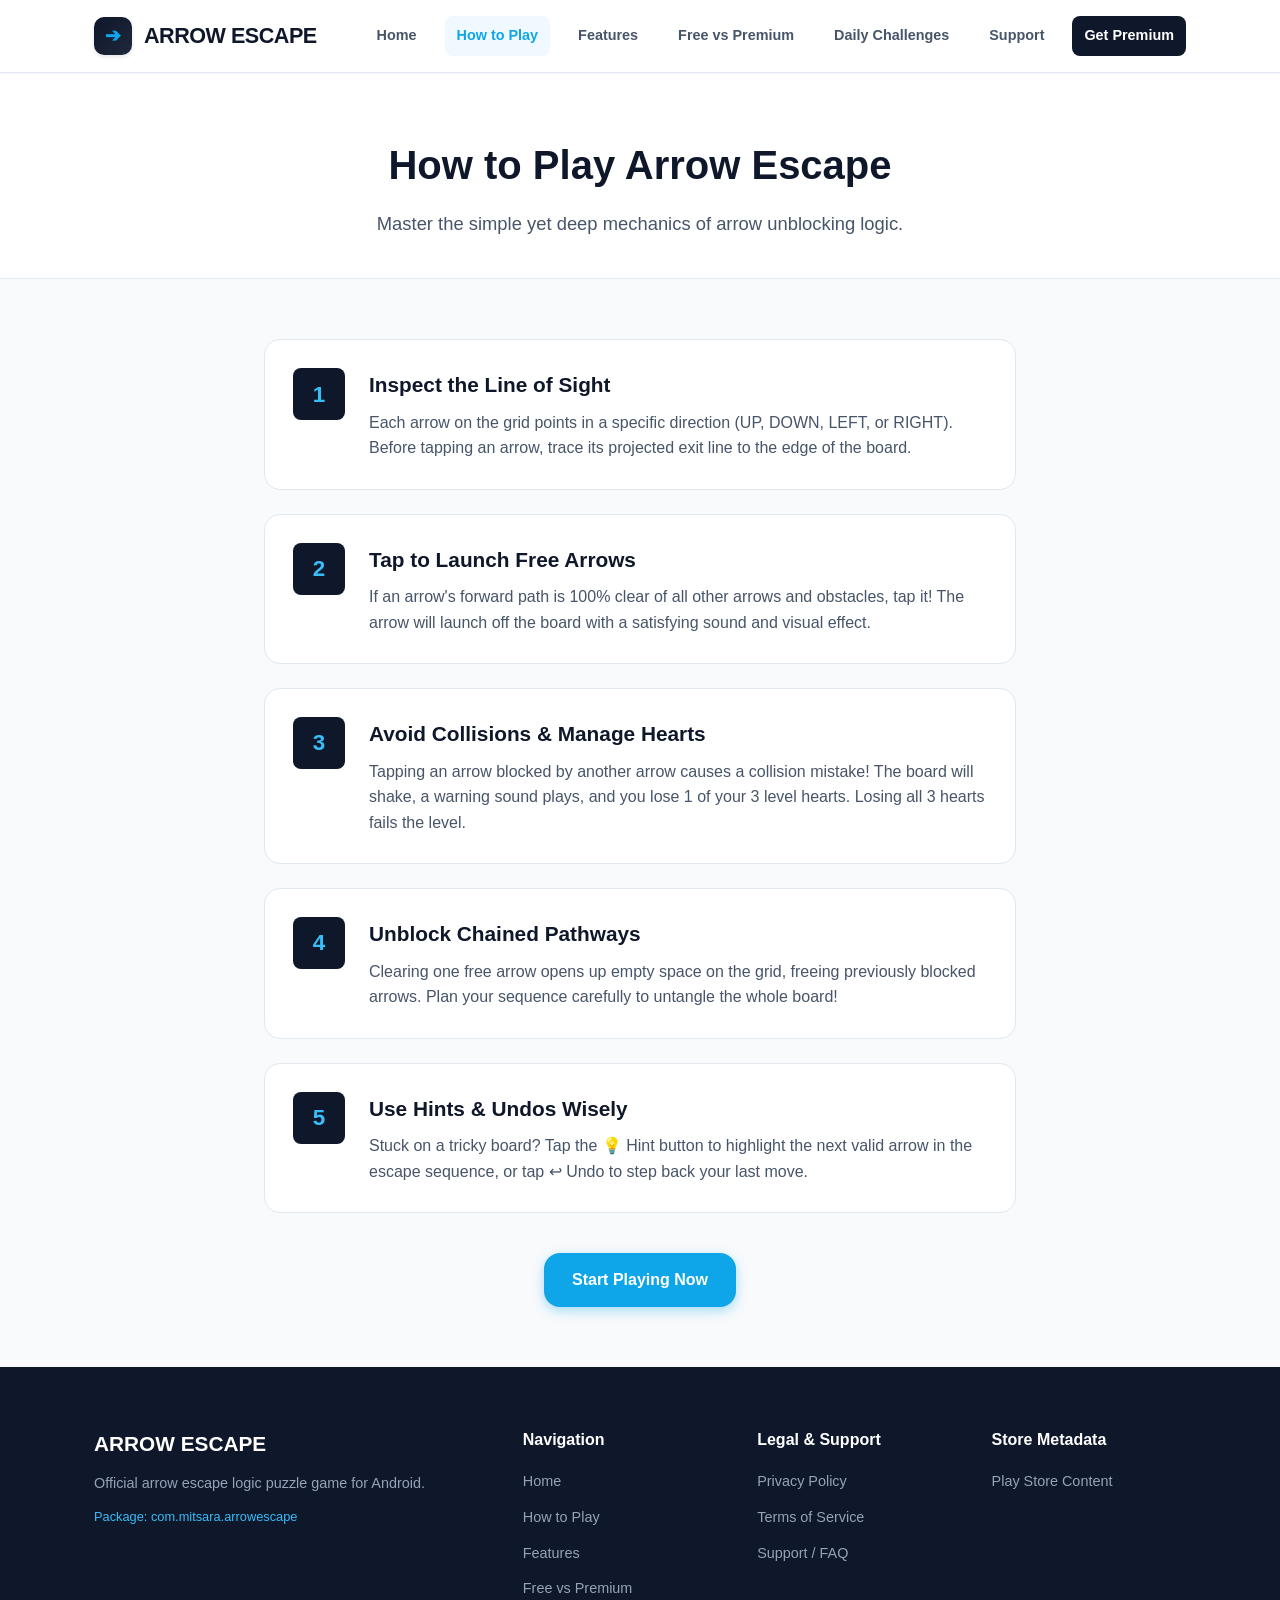
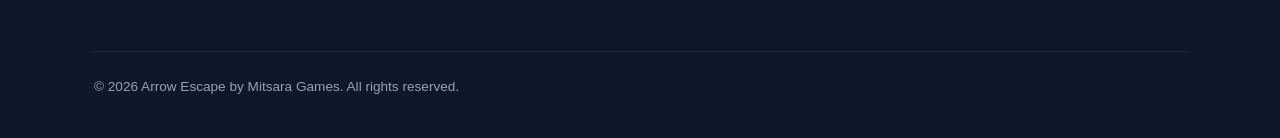
<file: website/how-to-play.html>
<!DOCTYPE html>
<html lang="en">
<head>
    <meta charset="UTF-8">
    <meta name="viewport" content="width=device-width, initial-scale=1.0">
    <title>How to Play — Arrow Escape</title>
    <meta name="description" content="Learn the core mechanics, line of sight rules, collision physics, and hint strategies for Arrow Escape.">
    <link rel="stylesheet" href="styles.css">
</head>
<body>
    <header>
        <div class="container nav-container">
            <a href="index.html" class="brand-logo">
                <div class="brand-icon">➔</div>
                <span>ARROW ESCAPE</span>
            </a>
            <nav>
                <a href="index.html">Home</a>
                <a href="how-to-play.html" class="active">How to Play</a>
                <a href="features.html">Features</a>
                <a href="premium.html">Free vs Premium</a>
                <a href="daily-challenges.html">Daily Challenges</a>
                <a href="support.html">Support</a>
                <a href="premium.html" class="nav-highlight">Get Premium</a>
            </nav>
        </div>
    </header>

    <main>
        <section class="page-header">
            <div class="container">
                <h1>How to Play Arrow Escape</h1>
                <p>Master the simple yet deep mechanics of arrow unblocking logic.</p>
            </div>
        </section>

        <section class="page-content">
            <div class="container" style="max-width: 800px;">
                <div class="step-card">
                    <div class="step-number">1</div>
                    <div class="step-info">
                        <h3>Inspect the Line of Sight</h3>
                        <p>Each arrow on the grid points in a specific direction (UP, DOWN, LEFT, or RIGHT). Before tapping an arrow, trace its projected exit line to the edge of the board.</p>
                    </div>
                </div>

                <div class="step-card">
                    <div class="step-number">2</div>
                    <div class="step-info">
                        <h3>Tap to Launch Free Arrows</h3>
                        <p>If an arrow's forward path is 100% clear of all other arrows and obstacles, tap it! The arrow will launch off the board with a satisfying sound and visual effect.</p>
                    </div>
                </div>

                <div class="step-card">
                    <div class="step-number">3</div>
                    <div class="step-info">
                        <h3>Avoid Collisions & Manage Hearts</h3>
                        <p>Tapping an arrow blocked by another arrow causes a collision mistake! The board will shake, a warning sound plays, and you lose 1 of your 3 level hearts. Losing all 3 hearts fails the level.</p>
                    </div>
                </div>

                <div class="step-card">
                    <div class="step-number">4</div>
                    <div class="step-info">
                        <h3>Unblock Chained Pathways</h3>
                        <p>Clearing one free arrow opens up empty space on the grid, freeing previously blocked arrows. Plan your sequence carefully to untangle the whole board!</p>
                    </div>
                </div>

                <div class="step-card">
                    <div class="step-number">5</div>
                    <div class="step-info">
                        <h3>Use Hints & Undos Wisely</h3>
                        <p>Stuck on a tricky board? Tap the 💡 Hint button to highlight the next valid arrow in the escape sequence, or tap ↩ Undo to step back your last move.</p>
                    </div>
                </div>

                <div style="text-align: center; margin-top: 40px;">
                    <a href="https://play.google.com/store/apps/details?id=com.mitsara.arrowescape" class="btn btn-primary" target="_blank">Start Playing Now</a>
                </div>
            </div>
        </section>
    </main>

    <footer>
        <div class="container">
            <div class="footer-grid">
                <div>
                    <div class="footer-brand">ARROW ESCAPE</div>
                    <p style="font-size: 0.9rem; line-height: 1.6;">Official arrow escape logic puzzle game for Android.</p>
                    <p style="font-size: 0.8rem; margin-top: 12px; color: var(--accent-cyan);">Package: com.mitsara.arrowescape</p>
                </div>
                <div class="footer-col">
                    <h4>Navigation</h4>
                    <ul>
                        <li><a href="index.html">Home</a></li>
                        <li><a href="how-to-play.html">How to Play</a></li>
                        <li><a href="features.html">Features</a></li>
                        <li><a href="premium.html">Free vs Premium</a></li>
                    </ul>
                </div>
                <div class="footer-col">
                    <h4>Legal & Support</h4>
                    <ul>
                        <li><a href="privacy.html">Privacy Policy</a></li>
                        <li><a href="terms.html">Terms of Service</a></li>
                        <li><a href="support.html">Support / FAQ</a></li>
                    </ul>
                </div>
                <div class="footer-col">
                    <h4>Store Metadata</h4>
                    <ul>
                        <li><a href="play-store-assets.html">Play Store Content</a></li>
                    </ul>
                </div>
            </div>
            <div class="footer-bottom">
                <div>&copy; 2026 Arrow Escape by Mitsara Games. All rights reserved.</div>
            </div>
        </div>
    </footer>
</body>
</html>
</file>
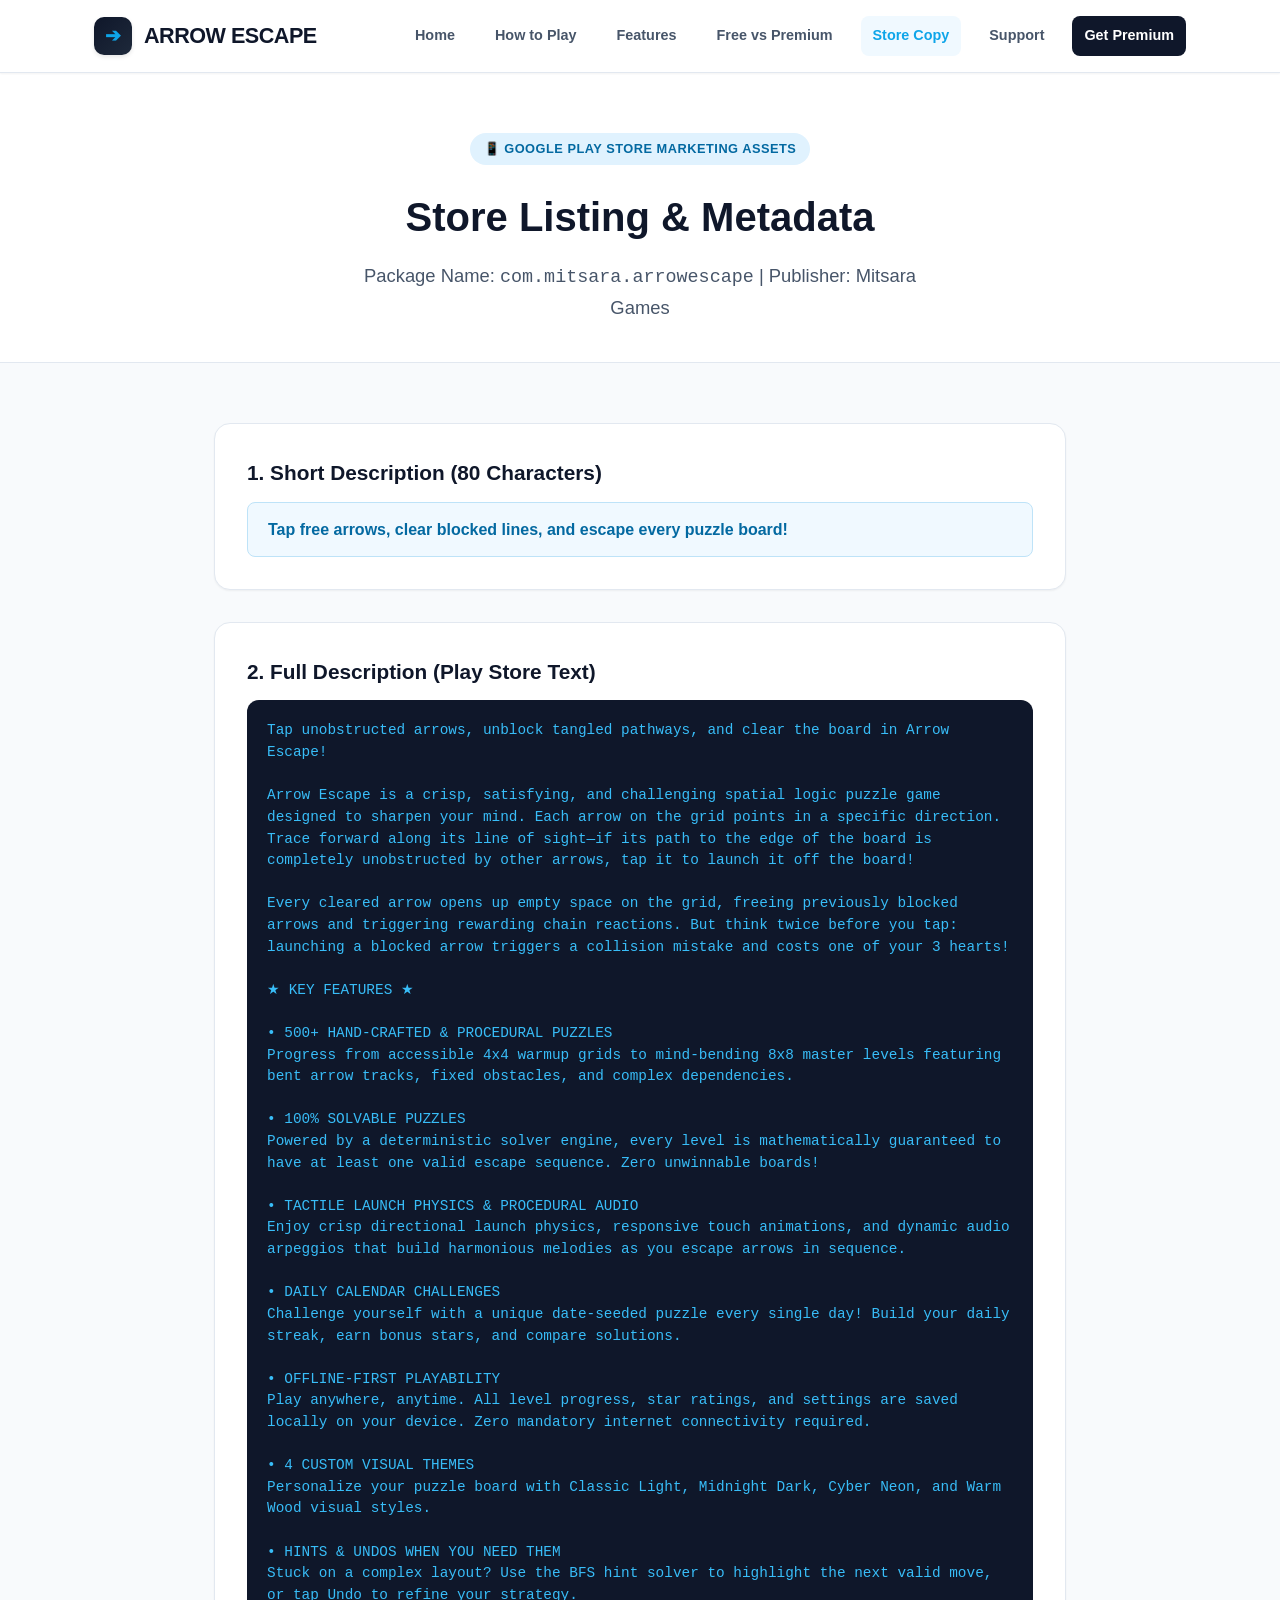
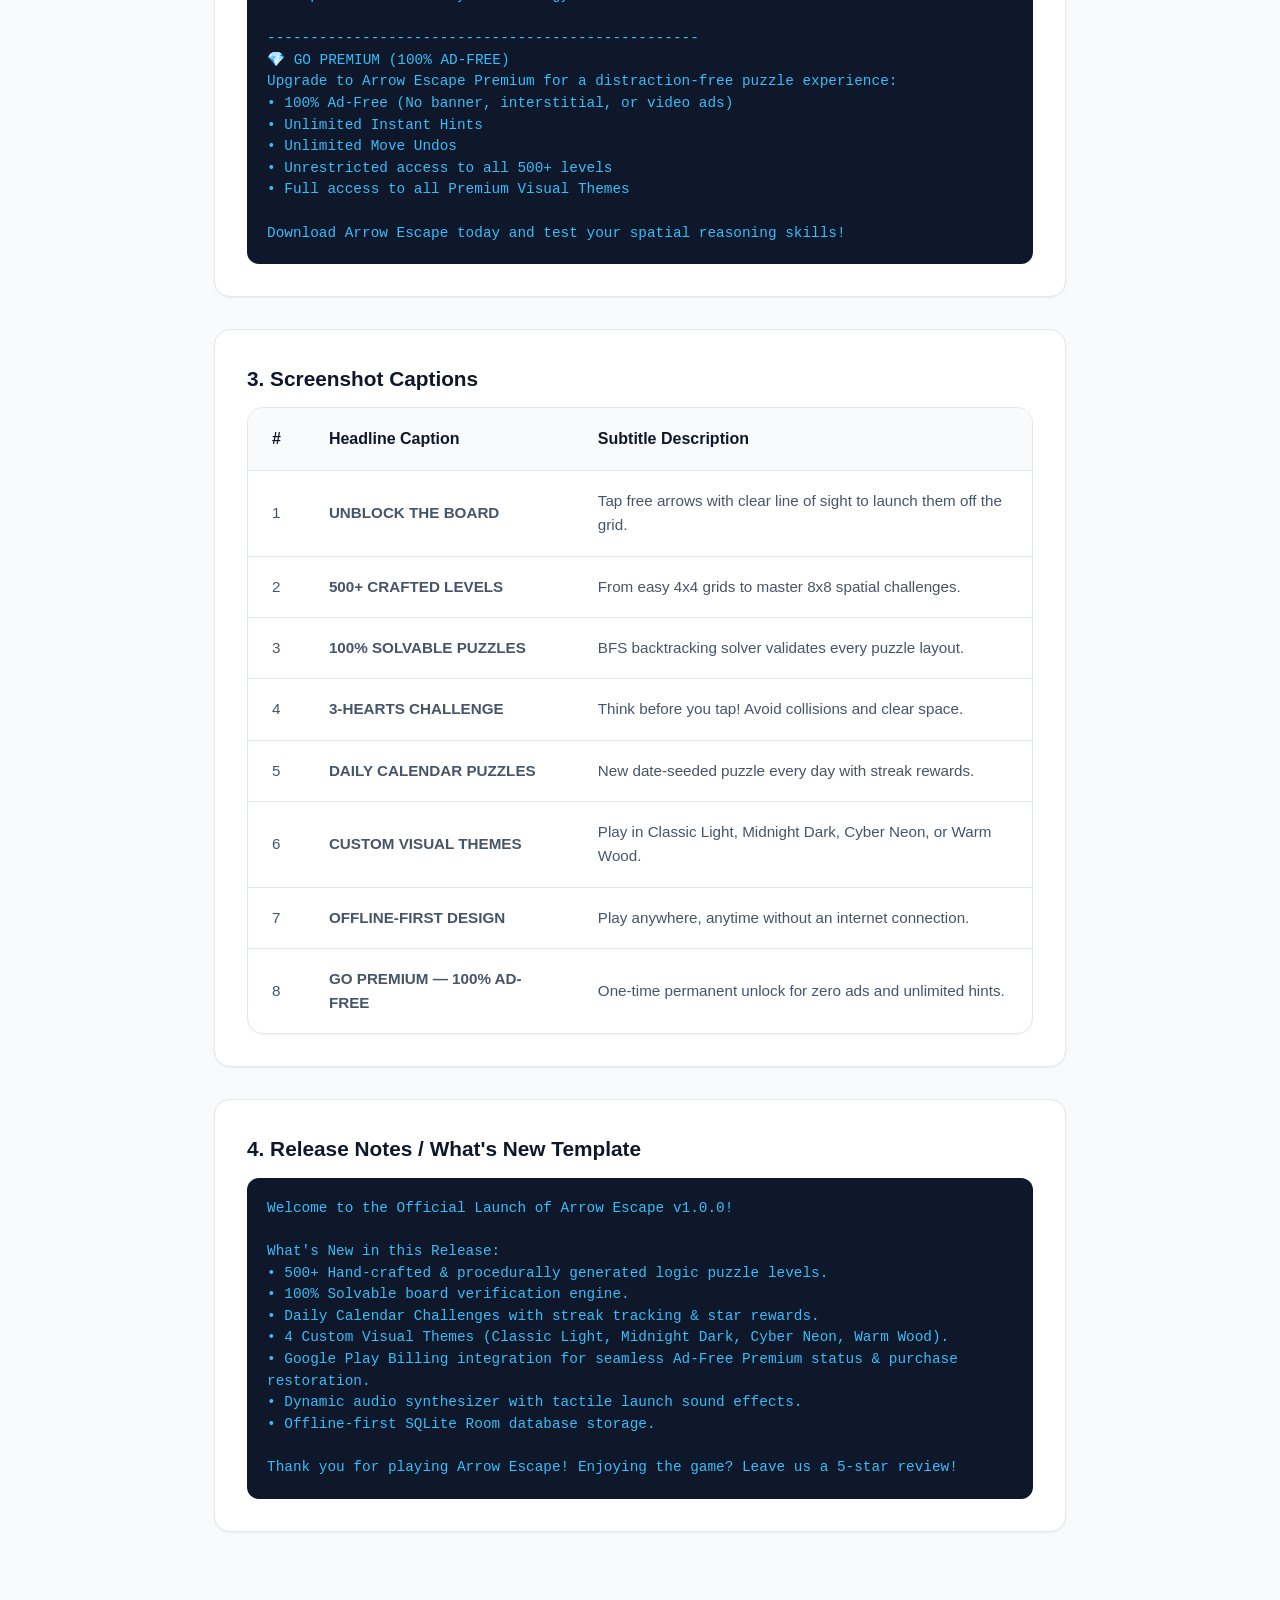
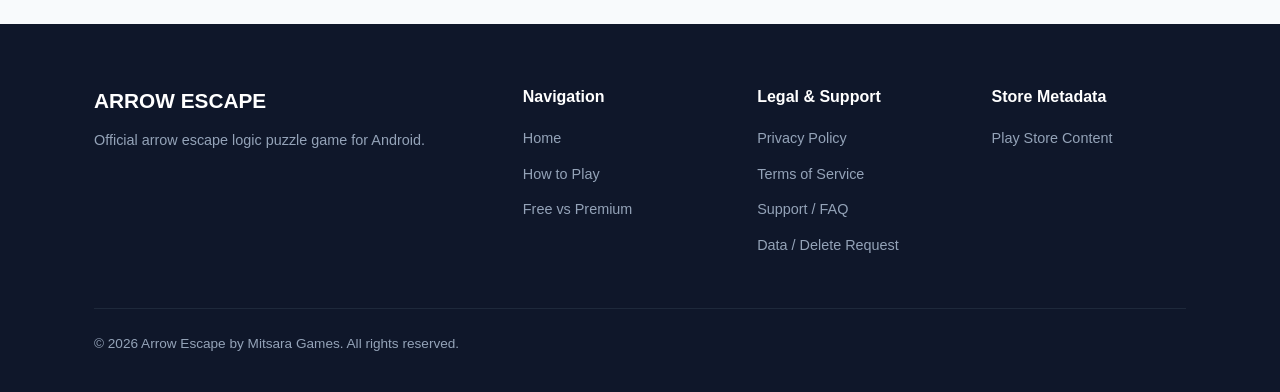
<file: website/play-store-assets.html>
<!DOCTYPE html>
<html lang="en">
<head>
    <meta charset="UTF-8">
    <meta name="viewport" content="width=device-width, initial-scale=1.0">
    <title>Play Store Marketing Assets — Arrow Escape</title>
    <meta name="description" content="Official Google Play Store marketing copy, screenshot captions, and release notes for Arrow Escape (com.mitsara.arrowescape).">
    <link rel="stylesheet" href="styles.css">
    <style>
        pre.code-box {
            background: #0F172A;
            color: #38BDF8;
            padding: 20px;
            border-radius: 12px;
            white-space: pre-wrap;
            font-family: monospace;
            font-size: 0.9rem;
            line-height: 1.5;
            overflow-x: auto;
        }
    </style>
</head>
<body>
    <header>
        <div class="container nav-container">
            <a href="index.html" class="brand-logo">
                <div class="brand-icon">➔</div>
                <span>ARROW ESCAPE</span>
            </a>
            <nav>
                <a href="index.html">Home</a>
                <a href="how-to-play.html">How to Play</a>
                <a href="features.html">Features</a>
                <a href="premium.html">Free vs Premium</a>
                <a href="play-store-assets.html" class="active">Store Copy</a>
                <a href="support.html">Support</a>
                <a href="premium.html" class="nav-highlight">Get Premium</a>
            </nav>
        </div>
    </header>

    <main>
        <section class="page-header">
            <div class="container">
                <div class="badge-tag">📱 GOOGLE PLAY STORE MARKETING ASSETS</div>
                <h1>Store Listing & Metadata</h1>
                <p>Package Name: <code>com.mitsara.arrowescape</code> | Publisher: Mitsara Games</p>
            </div>
        </section>

        <section class="page-content">
            <div class="container" style="max-width: 900px;">
                <div class="card" style="margin-bottom: 32px;">
                    <h3>1. Short Description (80 Characters)</h3>
                    <div style="background: #F0F9FF; border: 1px solid #BEE3F8; padding: 14px 20px; border-radius: 8px; font-weight: bold; color: #0369A1; margin-top: 10px;">
                        Tap free arrows, clear blocked lines, and escape every puzzle board!
                    </div>
                </div>

                <div class="card" style="margin-bottom: 32px;">
                    <h3>2. Full Description (Play Store Text)</h3>
                    <pre class="code-box">Tap unobstructed arrows, unblock tangled pathways, and clear the board in Arrow Escape!

Arrow Escape is a crisp, satisfying, and challenging spatial logic puzzle game designed to sharpen your mind. Each arrow on the grid points in a specific direction. Trace forward along its line of sight—if its path to the edge of the board is completely unobstructed by other arrows, tap it to launch it off the board!

Every cleared arrow opens up empty space on the grid, freeing previously blocked arrows and triggering rewarding chain reactions. But think twice before you tap: launching a blocked arrow triggers a collision mistake and costs one of your 3 hearts!

★ KEY FEATURES ★

• 500+ HAND-CRAFTED & PROCEDURAL PUZZLES
Progress from accessible 4x4 warmup grids to mind-bending 8x8 master levels featuring bent arrow tracks, fixed obstacles, and complex dependencies.

• 100% SOLVABLE PUZZLES
Powered by a deterministic solver engine, every level is mathematically guaranteed to have at least one valid escape sequence. Zero unwinnable boards!

• TACTILE LAUNCH PHYSICS & PROCEDURAL AUDIO
Enjoy crisp directional launch physics, responsive touch animations, and dynamic audio arpeggios that build harmonious melodies as you escape arrows in sequence.

• DAILY CALENDAR CHALLENGES
Challenge yourself with a unique date-seeded puzzle every single day! Build your daily streak, earn bonus stars, and compare solutions.

• OFFLINE-FIRST PLAYABILITY
Play anywhere, anytime. All level progress, star ratings, and settings are saved locally on your device. Zero mandatory internet connectivity required.

• 4 CUSTOM VISUAL THEMES
Personalize your puzzle board with Classic Light, Midnight Dark, Cyber Neon, and Warm Wood visual styles.

• HINTS & UNDOS WHEN YOU NEED THEM
Stuck on a complex layout? Use the BFS hint solver to highlight the next valid move, or tap Undo to refine your strategy.

--------------------------------------------------
💎 GO PREMIUM (100% AD-FREE)
Upgrade to Arrow Escape Premium for a distraction-free puzzle experience:
• 100% Ad-Free (No banner, interstitial, or video ads)
• Unlimited Instant Hints
• Unlimited Move Undos
• Unrestricted access to all 500+ levels
• Full access to all Premium Visual Themes

Download Arrow Escape today and test your spatial reasoning skills!</pre>
                </div>

                <div class="card" style="margin-bottom: 32px;">
                    <h3>3. Screenshot Captions</h3>
                    <div class="pricing-table-container" style="margin-top: 12px;">
                        <table class="pricing-table">
                            <thead>
                                <tr>
                                    <th>#</th>
                                    <th>Headline Caption</th>
                                    <th>Subtitle Description</th>
                                </tr>
                            </thead>
                            <tbody>
                                <tr><td>1</td><td><strong>UNBLOCK THE BOARD</strong></td><td>Tap free arrows with clear line of sight to launch them off the grid.</td></tr>
                                <tr><td>2</td><td><strong>500+ CRAFTED LEVELS</strong></td><td>From easy 4x4 grids to master 8x8 spatial challenges.</td></tr>
                                <tr><td>3</td><td><strong>100% SOLVABLE PUZZLES</strong></td><td>BFS backtracking solver validates every puzzle layout.</td></tr>
                                <tr><td>4</td><td><strong>3-HEARTS CHALLENGE</strong></td><td>Think before you tap! Avoid collisions and clear space.</td></tr>
                                <tr><td>5</td><td><strong>DAILY CALENDAR PUZZLES</strong></td><td>New date-seeded puzzle every day with streak rewards.</td></tr>
                                <tr><td>6</td><td><strong>CUSTOM VISUAL THEMES</strong></td><td>Play in Classic Light, Midnight Dark, Cyber Neon, or Warm Wood.</td></tr>
                                <tr><td>7</td><td><strong>OFFLINE-FIRST DESIGN</strong></td><td>Play anywhere, anytime without an internet connection.</td></tr>
                                <tr><td>8</td><td><strong>GO PREMIUM — 100% AD-FREE</strong></td><td>One-time permanent unlock for zero ads and unlimited hints.</td></tr>
                            </tbody>
                        </table>
                    </div>
                </div>

                <div class="card" style="margin-bottom: 32px;">
                    <h3>4. Release Notes / What's New Template</h3>
                    <pre class="code-box">Welcome to the Official Launch of Arrow Escape v1.0.0!

What's New in this Release:
• 500+ Hand-crafted & procedurally generated logic puzzle levels.
• 100% Solvable board verification engine.
• Daily Calendar Challenges with streak tracking & star rewards.
• 4 Custom Visual Themes (Classic Light, Midnight Dark, Cyber Neon, Warm Wood).
• Google Play Billing integration for seamless Ad-Free Premium status & purchase restoration.
• Dynamic audio synthesizer with tactile launch sound effects.
• Offline-first SQLite Room database storage.

Thank you for playing Arrow Escape! Enjoying the game? Leave us a 5-star review!</pre>
                </div>
            </div>
        </section>
    </main>

    <footer>
        <div class="container">
            <div class="footer-grid">
                <div>
                    <div class="footer-brand">ARROW ESCAPE</div>
                    <p style="font-size: 0.9rem; line-height: 1.6;">Official arrow escape logic puzzle game for Android.</p>
                </div>
                <div class="footer-col">
                    <h4>Navigation</h4>
                    <ul>
                        <li><a href="index.html">Home</a></li>
                        <li><a href="how-to-play.html">How to Play</a></li>
                        <li><a href="premium.html">Free vs Premium</a></li>
                    </ul>
                </div>
                <div class="footer-col">
                    <h4>Legal & Support</h4>
                    <ul>
                        <li><a href="privacy.html">Privacy Policy</a></li>
                        <li><a href="terms.html">Terms of Service</a></li>
                        <li><a href="support.html">Support / FAQ</a></li>
                        <li><a href="delete-account.html">Data / Delete Request</a></li>
                    </ul>
                </div>
                <div class="footer-col">
                    <h4>Store Metadata</h4>
                    <ul>
                        <li><a href="play-store-assets.html">Play Store Content</a></li>
                    </ul>
                </div>
            </div>
            <div class="footer-bottom">
                <div>&copy; 2026 Arrow Escape by Mitsara Games. All rights reserved.</div>
            </div>
        </div>
    </footer>
</body>
</html>
</file>
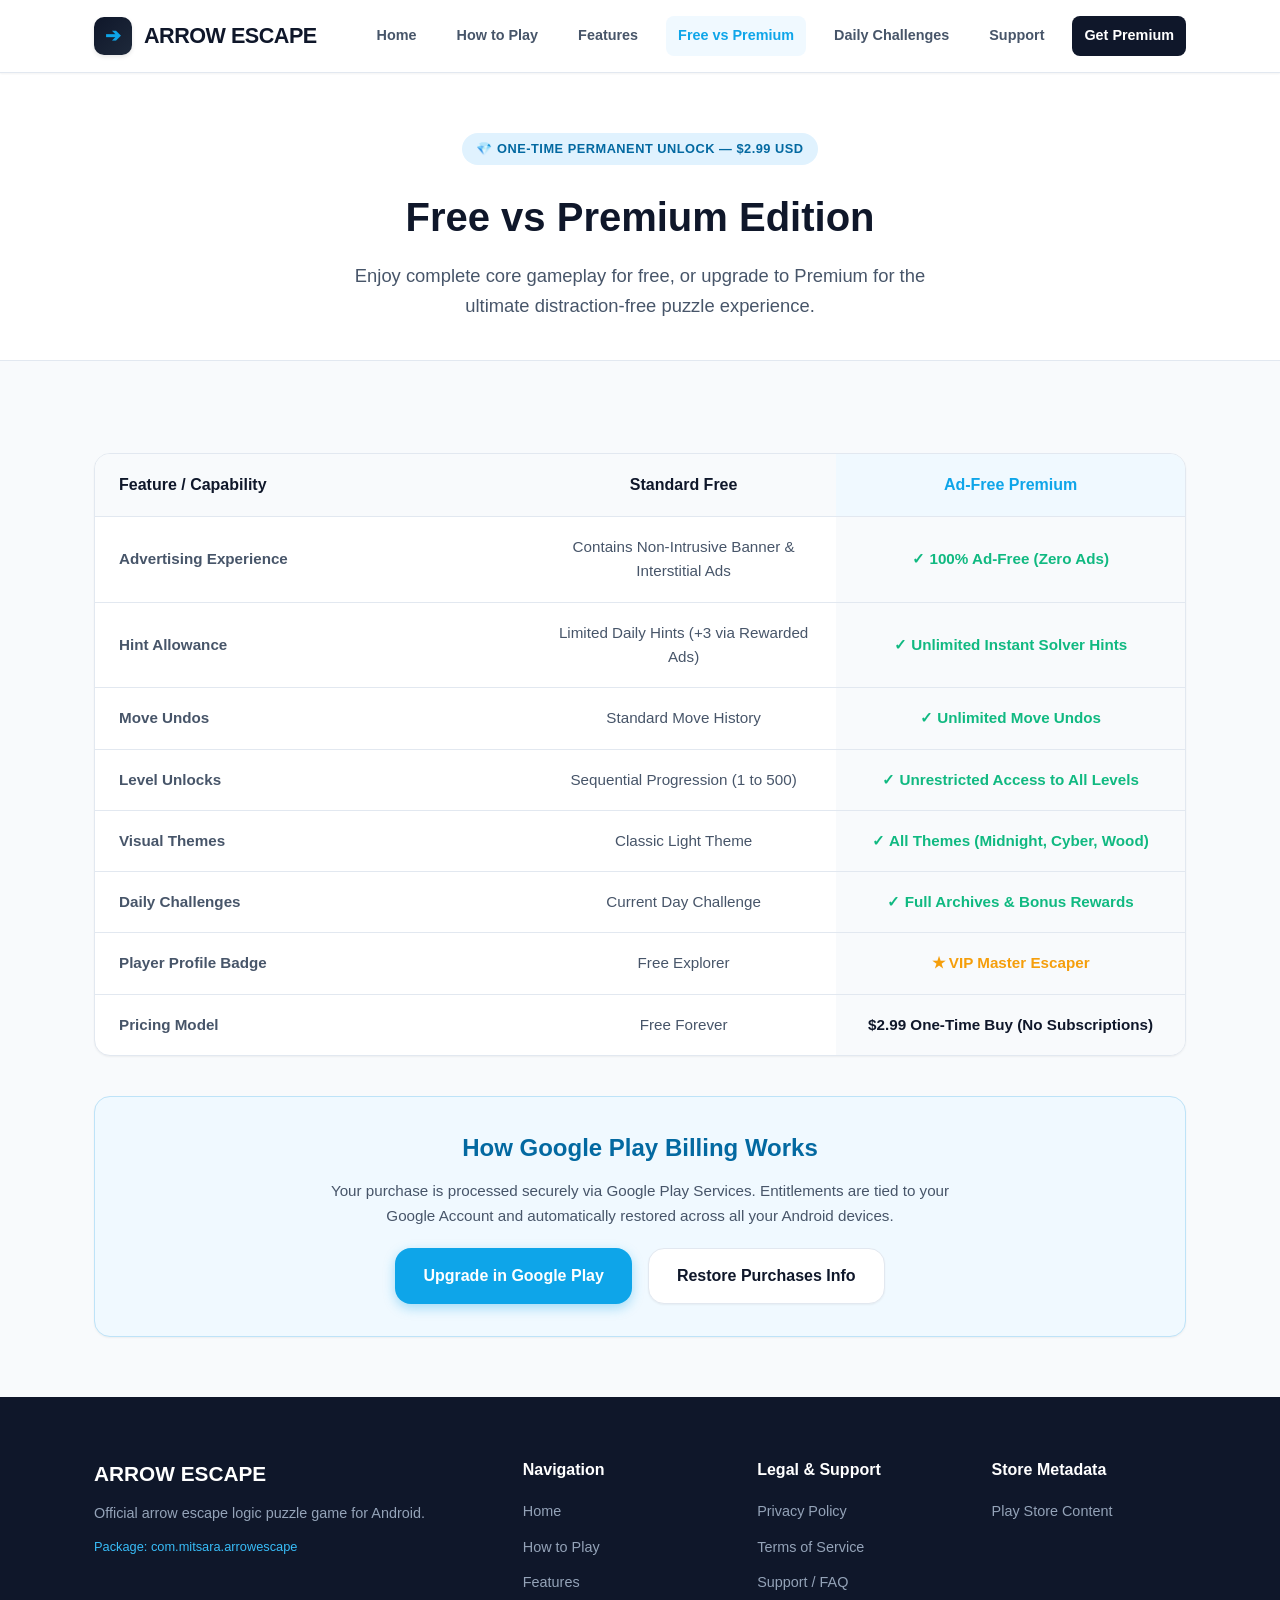
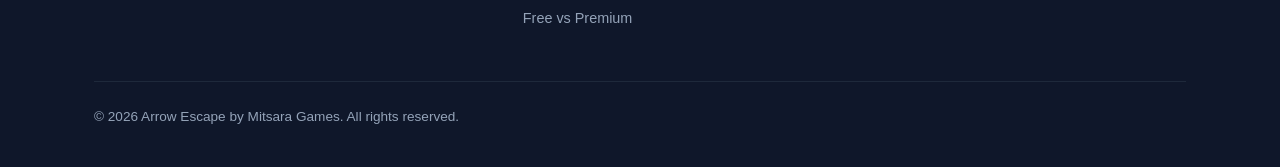
<file: website/premium.html>
<!DOCTYPE html>
<html lang="en">
<head>
    <meta charset="UTF-8">
    <meta name="viewport" content="width=device-width, initial-scale=1.0">
    <title>Free vs Premium — Arrow Escape</title>
    <meta name="description" content="Compare Free and Ad-Free Premium versions of Arrow Escape. Unlock 100% ad-free play, unlimited hints, unlimited undos, and exclusive themes.">
    <link rel="stylesheet" href="styles.css">
</head>
<body>
    <header>
        <div class="container nav-container">
            <a href="index.html" class="brand-logo">
                <div class="brand-icon">➔</div>
                <span>ARROW ESCAPE</span>
            </a>
            <nav>
                <a href="index.html">Home</a>
                <a href="how-to-play.html">How to Play</a>
                <a href="features.html">Features</a>
                <a href="premium.html" class="active">Free vs Premium</a>
                <a href="daily-challenges.html">Daily Challenges</a>
                <a href="support.html">Support</a>
                <a href="premium.html" class="nav-highlight">Get Premium</a>
            </nav>
        </div>
    </header>

    <main>
        <section class="page-header">
            <div class="container">
                <div class="badge-tag">💎 ONE-TIME PERMANENT UNLOCK — $2.99 USD</div>
                <h1>Free vs Premium Edition</h1>
                <p>Enjoy complete core gameplay for free, or upgrade to Premium for the ultimate distraction-free puzzle experience.</p>
            </div>
        </section>

        <section class="page-content">
            <div class="container">
                <div class="pricing-table-container">
                    <table class="pricing-table">
                        <thead>
                            <tr>
                                <th>Feature / Capability</th>
                                <th style="width: 28%; text-align: center;">Standard Free</th>
                                <th style="width: 32%; text-align: center; background-color: #F0F9FF; color: var(--primary-blue);">Ad-Free Premium</th>
                            </tr>
                        </thead>
                        <tbody>
                            <tr>
                                <td><strong>Advertising Experience</strong></td>
                                <td style="text-align: center;">Contains Non-Intrusive Banner & Interstitial Ads</td>
                                <td style="text-align: center; background-color: #F8FAFC; font-weight: bold; color: #10B981;"><span class="check-icon">✓</span> 100% Ad-Free (Zero Ads)</td>
                            </tr>
                            <tr>
                                <td><strong>Hint Allowance</strong></td>
                                <td style="text-align: center;">Limited Daily Hints (+3 via Rewarded Ads)</td>
                                <td style="text-align: center; background-color: #F8FAFC; font-weight: bold; color: #10B981;"><span class="check-icon">✓</span> Unlimited Instant Solver Hints</td>
                            </tr>
                            <tr>
                                <td><strong>Move Undos</strong></td>
                                <td style="text-align: center;">Standard Move History</td>
                                <td style="text-align: center; background-color: #F8FAFC; font-weight: bold; color: #10B981;"><span class="check-icon">✓</span> Unlimited Move Undos</td>
                            </tr>
                            <tr>
                                <td><strong>Level Unlocks</strong></td>
                                <td style="text-align: center;">Sequential Progression (1 to 500)</td>
                                <td style="text-align: center; background-color: #F8FAFC; font-weight: bold; color: #10B981;"><span class="check-icon">✓</span> Unrestricted Access to All Levels</td>
                            </tr>
                            <tr>
                                <td><strong>Visual Themes</strong></td>
                                <td style="text-align: center;">Classic Light Theme</td>
                                <td style="text-align: center; background-color: #F8FAFC; font-weight: bold; color: #10B981;"><span class="check-icon">✓</span> All Themes (Midnight, Cyber, Wood)</td>
                            </tr>
                            <tr>
                                <td><strong>Daily Challenges</strong></td>
                                <td style="text-align: center;">Current Day Challenge</td>
                                <td style="text-align: center; background-color: #F8FAFC; font-weight: bold; color: #10B981;"><span class="check-icon">✓</span> Full Archives & Bonus Rewards</td>
                            </tr>
                            <tr>
                                <td><strong>Player Profile Badge</strong></td>
                                <td style="text-align: center;">Free Explorer</td>
                                <td style="text-align: center; background-color: #F8FAFC; font-weight: bold; color: var(--accent-gold);">★ VIP Master Escaper</td>
                            </tr>
                            <tr>
                                <td><strong>Pricing Model</strong></td>
                                <td style="text-align: center;">Free Forever</td>
                                <td style="text-align: center; background-color: #F8FAFC; font-weight: bold; color: var(--text-primary);">$2.99 One-Time Buy (No Subscriptions)</td>
                            </tr>
                        </tbody>
                    </table>
                </div>

                <div class="card" style="margin-top: 40px; text-align: center; background: #F0F9FF; border-color: #BEE3F8;">
                    <h3 style="color: #0369A1; font-size: 1.5rem;">How Google Play Billing Works</h3>
                    <p style="color: var(--text-secondary); max-width: 650px; margin: 12px auto 20px auto;">
                        Your purchase is processed securely via Google Play Services. Entitlements are tied to your Google Account and automatically restored across all your Android devices.
                    </p>
                    <div class="cta-group">
                        <a href="https://play.google.com/store/apps/details?id=com.mitsara.arrowescape" class="btn btn-primary" target="_blank">Upgrade in Google Play</a>
                        <a href="support.html#restore" class="btn btn-secondary">Restore Purchases Info</a>
                    </div>
                </div>
            </div>
        </section>
    </main>

    <footer>
        <div class="container">
            <div class="footer-grid">
                <div>
                    <div class="footer-brand">ARROW ESCAPE</div>
                    <p style="font-size: 0.9rem; line-height: 1.6;">Official arrow escape logic puzzle game for Android.</p>
                    <p style="font-size: 0.8rem; margin-top: 12px; color: var(--accent-cyan);">Package: com.mitsara.arrowescape</p>
                </div>
                <div class="footer-col">
                    <h4>Navigation</h4>
                    <ul>
                        <li><a href="index.html">Home</a></li>
                        <li><a href="how-to-play.html">How to Play</a></li>
                        <li><a href="features.html">Features</a></li>
                        <li><a href="premium.html">Free vs Premium</a></li>
                    </ul>
                </div>
                <div class="footer-col">
                    <h4>Legal & Support</h4>
                    <ul>
                        <li><a href="privacy.html">Privacy Policy</a></li>
                        <li><a href="terms.html">Terms of Service</a></li>
                        <li><a href="support.html">Support / FAQ</a></li>
                    </ul>
                </div>
                <div class="footer-col">
                    <h4>Store Metadata</h4>
                    <ul>
                        <li><a href="play-store-assets.html">Play Store Content</a></li>
                    </ul>
                </div>
            </div>
            <div class="footer-bottom">
                <div>&copy; 2026 Arrow Escape by Mitsara Games. All rights reserved.</div>
            </div>
        </div>
    </footer>
</body>
</html>
</file>
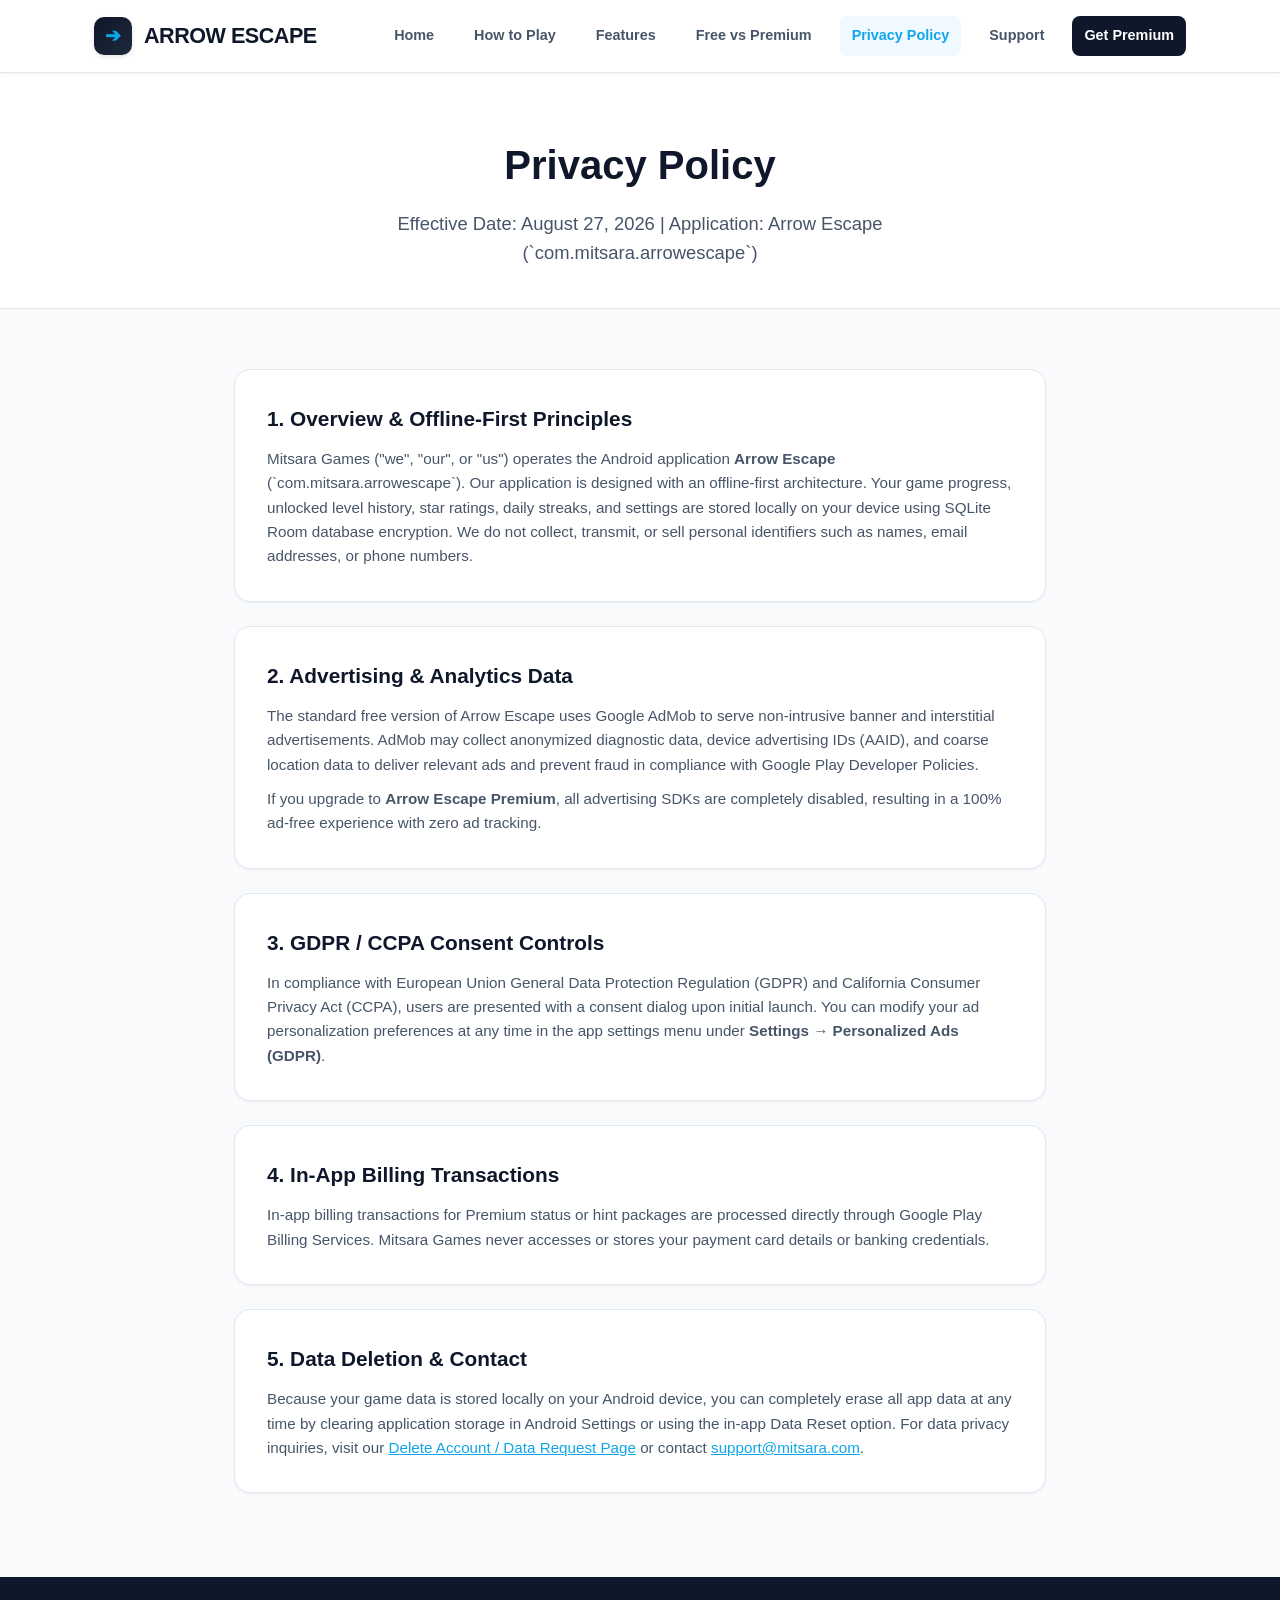
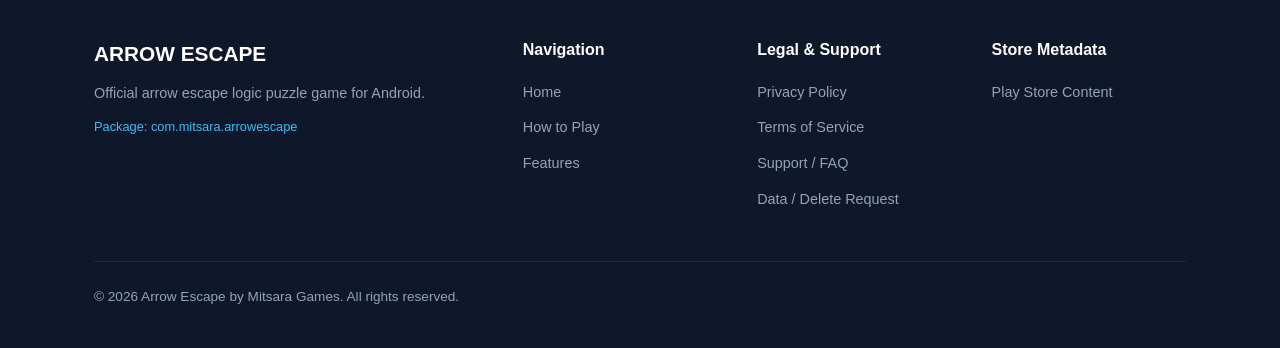
<file: website/privacy.html>
<!DOCTYPE html>
<html lang="en">
<head>
    <meta charset="UTF-8">
    <meta name="viewport" content="width=device-width, initial-scale=1.0">
    <title>Privacy Policy — Arrow Escape</title>
    <meta name="description" content="Official Privacy Policy for Arrow Escape (com.mitsara.arrowescape). Learn how local data, advertising, and consent options are handled.">
    <link rel="stylesheet" href="styles.css">
</head>
<body>
    <header>
        <div class="container nav-container">
            <a href="index.html" class="brand-logo">
                <div class="brand-icon">➔</div>
                <span>ARROW ESCAPE</span>
            </a>
            <nav>
                <a href="index.html">Home</a>
                <a href="how-to-play.html">How to Play</a>
                <a href="features.html">Features</a>
                <a href="premium.html">Free vs Premium</a>
                <a href="privacy.html" class="active">Privacy Policy</a>
                <a href="support.html">Support</a>
                <a href="premium.html" class="nav-highlight">Get Premium</a>
            </nav>
        </div>
    </header>

    <main>
        <section class="page-header">
            <div class="container">
                <h1>Privacy Policy</h1>
                <p>Effective Date: August 27, 2026 | Application: Arrow Escape (`com.mitsara.arrowescape`)</p>
            </div>
        </section>

        <section class="page-content">
            <div class="container" style="max-width: 860px;">
                <div class="card" style="margin-bottom: 24px;">
                    <h3>1. Overview & Offline-First Principles</h3>
                    <p>Mitsara Games ("we", "our", or "us") operates the Android application <strong>Arrow Escape</strong> (`com.mitsara.arrowescape`). Our application is designed with an offline-first architecture. Your game progress, unlocked level history, star ratings, daily streaks, and settings are stored locally on your device using SQLite Room database encryption. We do not collect, transmit, or sell personal identifiers such as names, email addresses, or phone numbers.</p>
                </div>

                <div class="card" style="margin-bottom: 24px;">
                    <h3>2. Advertising & Analytics Data</h3>
                    <p>The standard free version of Arrow Escape uses Google AdMob to serve non-intrusive banner and interstitial advertisements. AdMob may collect anonymized diagnostic data, device advertising IDs (AAID), and coarse location data to deliver relevant ads and prevent fraud in compliance with Google Play Developer Policies.</p>
                    <p style="margin-top: 10px;">If you upgrade to <strong>Arrow Escape Premium</strong>, all advertising SDKs are completely disabled, resulting in a 100% ad-free experience with zero ad tracking.</p>
                </div>

                <div class="card" style="margin-bottom: 24px;">
                    <h3>3. GDPR / CCPA Consent Controls</h3>
                    <p>In compliance with European Union General Data Protection Regulation (GDPR) and California Consumer Privacy Act (CCPA), users are presented with a consent dialog upon initial launch. You can modify your ad personalization preferences at any time in the app settings menu under <strong>Settings → Personalized Ads (GDPR)</strong>.</p>
                </div>

                <div class="card" style="margin-bottom: 24px;">
                    <h3>4. In-App Billing Transactions</h3>
                    <p>In-app billing transactions for Premium status or hint packages are processed directly through Google Play Billing Services. Mitsara Games never accesses or stores your payment card details or banking credentials.</p>
                </div>

                <div class="card" style="margin-bottom: 24px;">
                    <h3>5. Data Deletion & Contact</h3>
                    <p>Because your game data is stored locally on your Android device, you can completely erase all app data at any time by clearing application storage in Android Settings or using the in-app Data Reset option. For data privacy inquiries, visit our <a href="delete-account.html" style="color: var(--primary-blue);">Delete Account / Data Request Page</a> or contact <a href="mailto:support@mitsara.com" style="color: var(--primary-blue);">support@mitsara.com</a>.</p>
                </div>
            </div>
        </section>
    </main>

    <footer>
        <div class="container">
            <div class="footer-grid">
                <div>
                    <div class="footer-brand">ARROW ESCAPE</div>
                    <p style="font-size: 0.9rem; line-height: 1.6;">Official arrow escape logic puzzle game for Android.</p>
                    <p style="font-size: 0.8rem; margin-top: 12px; color: var(--accent-cyan);">Package: com.mitsara.arrowescape</p>
                </div>
                <div class="footer-col">
                    <h4>Navigation</h4>
                    <ul>
                        <li><a href="index.html">Home</a></li>
                        <li><a href="how-to-play.html">How to Play</a></li>
                        <li><a href="features.html">Features</a></li>
                    </ul>
                </div>
                <div class="footer-col">
                    <h4>Legal & Support</h4>
                    <ul>
                        <li><a href="privacy.html">Privacy Policy</a></li>
                        <li><a href="terms.html">Terms of Service</a></li>
                        <li><a href="support.html">Support / FAQ</a></li>
                        <li><a href="delete-account.html">Data / Delete Request</a></li>
                    </ul>
                </div>
                <div class="footer-col">
                    <h4>Store Metadata</h4>
                    <ul>
                        <li><a href="play-store-assets.html">Play Store Content</a></li>
                    </ul>
                </div>
            </div>
            <div class="footer-bottom">
                <div>&copy; 2026 Arrow Escape by Mitsara Games. All rights reserved.</div>
            </div>
        </div>
    </footer>
</body>
</html>
</file>
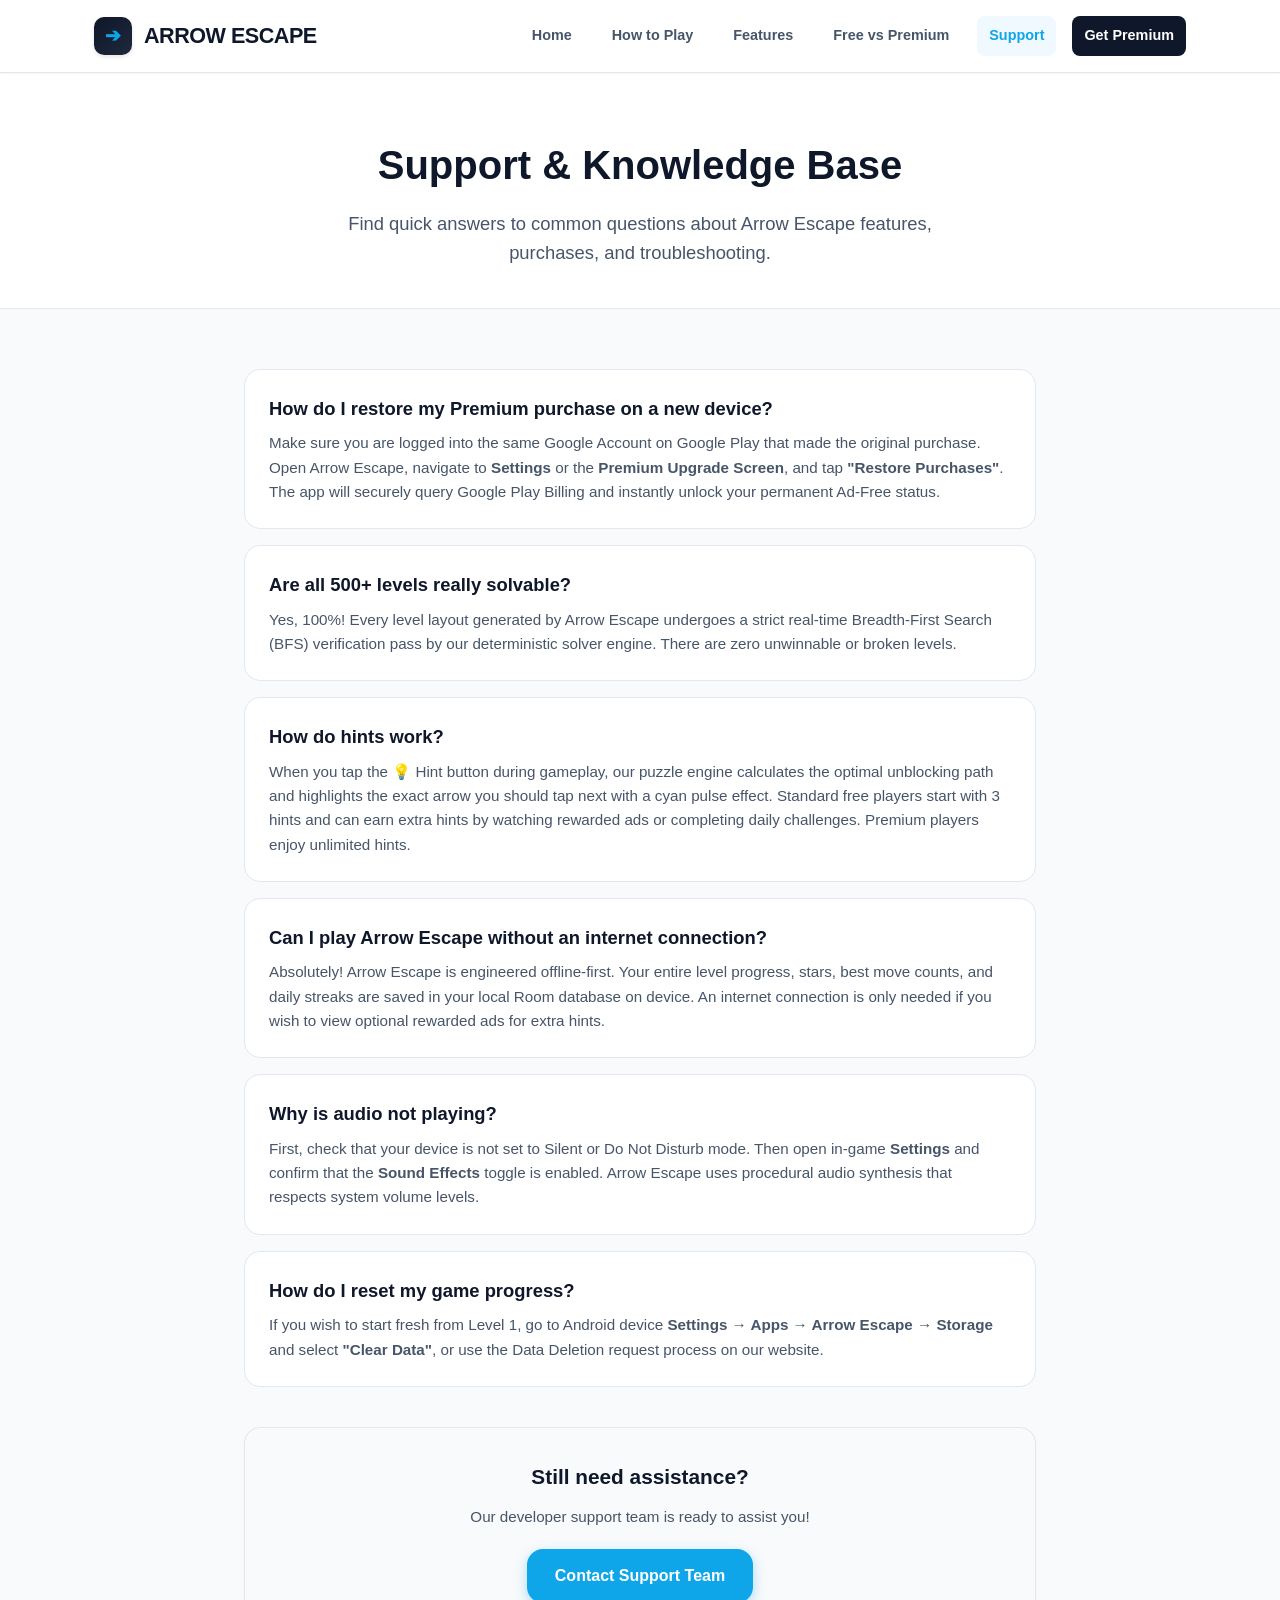
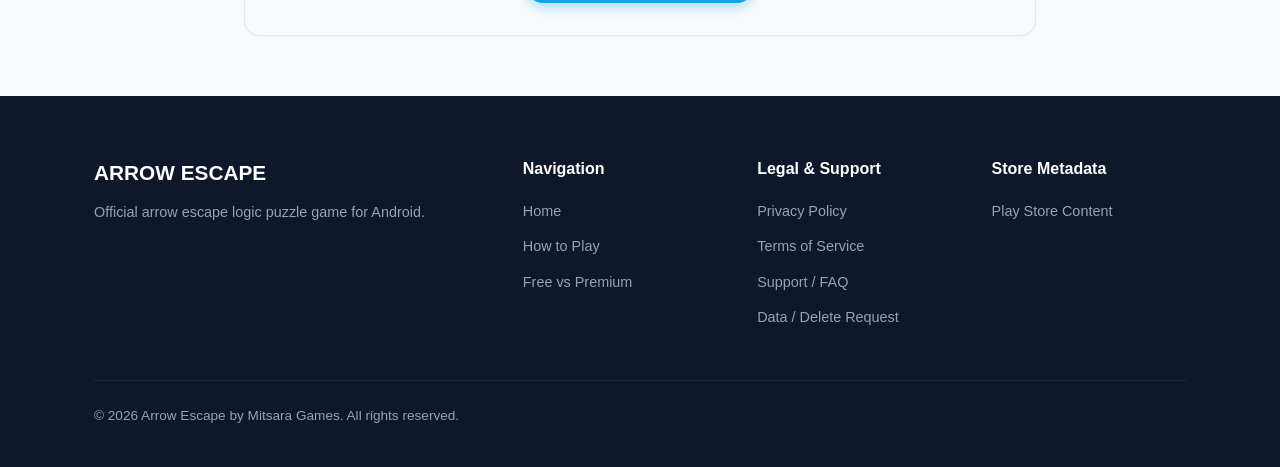
<file: website/support.html>
<!DOCTYPE html>
<html lang="en">
<head>
    <meta charset="UTF-8">
    <meta name="viewport" content="width=device-width, initial-scale=1.0">
    <title>Support & Knowledge Base — Arrow Escape</title>
    <meta name="description" content="Official support center and frequently asked questions for Arrow Escape. Learn how to restore purchases, resolve sound issues, and manage hints.">
    <link rel="stylesheet" href="styles.css">
</head>
<body>
    <header>
        <div class="container nav-container">
            <a href="index.html" class="brand-logo">
                <div class="brand-icon">➔</div>
                <span>ARROW ESCAPE</span>
            </a>
            <nav>
                <a href="index.html">Home</a>
                <a href="how-to-play.html">How to Play</a>
                <a href="features.html">Features</a>
                <a href="premium.html">Free vs Premium</a>
                <a href="support.html" class="active">Support</a>
                <a href="premium.html" class="nav-highlight">Get Premium</a>
            </nav>
        </div>
    </header>

    <main>
        <section class="page-header">
            <div class="container">
                <h1>Support & Knowledge Base</h1>
                <p>Find quick answers to common questions about Arrow Escape features, purchases, and troubleshooting.</p>
            </div>
        </section>

        <section class="page-content">
            <div class="container" style="max-width: 840px;">

                <div id="restore" class="faq-item">
                    <h3>How do I restore my Premium purchase on a new device?</h3>
                    <p>Make sure you are logged into the same Google Account on Google Play that made the original purchase. Open Arrow Escape, navigate to <strong>Settings</strong> or the <strong>Premium Upgrade Screen</strong>, and tap <strong>"Restore Purchases"</strong>. The app will securely query Google Play Billing and instantly unlock your permanent Ad-Free status.</p>
                </div>

                <div class="faq-item">
                    <h3>Are all 500+ levels really solvable?</h3>
                    <p>Yes, 100%! Every level layout generated by Arrow Escape undergoes a strict real-time Breadth-First Search (BFS) verification pass by our deterministic solver engine. There are zero unwinnable or broken levels.</p>
                </div>

                <div class="faq-item">
                    <h3>How do hints work?</h3>
                    <p>When you tap the 💡 Hint button during gameplay, our puzzle engine calculates the optimal unblocking path and highlights the exact arrow you should tap next with a cyan pulse effect. Standard free players start with 3 hints and can earn extra hints by watching rewarded ads or completing daily challenges. Premium players enjoy unlimited hints.</p>
                </div>

                <div class="faq-item">
                    <h3>Can I play Arrow Escape without an internet connection?</h3>
                    <p>Absolutely! Arrow Escape is engineered offline-first. Your entire level progress, stars, best move counts, and daily streaks are saved in your local Room database on device. An internet connection is only needed if you wish to view optional rewarded ads for extra hints.</p>
                </div>

                <div class="faq-item">
                    <h3>Why is audio not playing?</h3>
                    <p>First, check that your device is not set to Silent or Do Not Disturb mode. Then open in-game <strong>Settings</strong> and confirm that the <strong>Sound Effects</strong> toggle is enabled. Arrow Escape uses procedural audio synthesis that respects system volume levels.</p>
                </div>

                <div class="faq-item">
                    <h3>How do I reset my game progress?</h3>
                    <p>If you wish to start fresh from Level 1, go to Android device <strong>Settings → Apps → Arrow Escape → Storage</strong> and select <strong>"Clear Data"</strong>, or use the Data Deletion request process on our website.</p>
                </div>

                <div class="card" style="margin-top: 40px; text-align: center; background: #F8FAFC;">
                    <h3>Still need assistance?</h3>
                    <p style="color: var(--text-secondary); margin: 8px 0 20px 0;">Our developer support team is ready to assist you!</p>
                    <a href="contact.html" class="btn btn-primary">Contact Support Team</a>
                </div>
            </div>
        </section>
    </main>

    <footer>
        <div class="container">
            <div class="footer-grid">
                <div>
                    <div class="footer-brand">ARROW ESCAPE</div>
                    <p style="font-size: 0.9rem; line-height: 1.6;">Official arrow escape logic puzzle game for Android.</p>
                </div>
                <div class="footer-col">
                    <h4>Navigation</h4>
                    <ul>
                        <li><a href="index.html">Home</a></li>
                        <li><a href="how-to-play.html">How to Play</a></li>
                        <li><a href="premium.html">Free vs Premium</a></li>
                    </ul>
                </div>
                <div class="footer-col">
                    <h4>Legal & Support</h4>
                    <ul>
                        <li><a href="privacy.html">Privacy Policy</a></li>
                        <li><a href="terms.html">Terms of Service</a></li>
                        <li><a href="support.html">Support / FAQ</a></li>
                        <li><a href="delete-account.html">Data / Delete Request</a></li>
                    </ul>
                </div>
                <div class="footer-col">
                    <h4>Store Metadata</h4>
                    <ul>
                        <li><a href="play-store-assets.html">Play Store Content</a></li>
                    </ul>
                </div>
            </div>
            <div class="footer-bottom">
                <div>&copy; 2026 Arrow Escape by Mitsara Games. All rights reserved.</div>
            </div>
        </div>
    </footer>
</body>
</html>
</file>
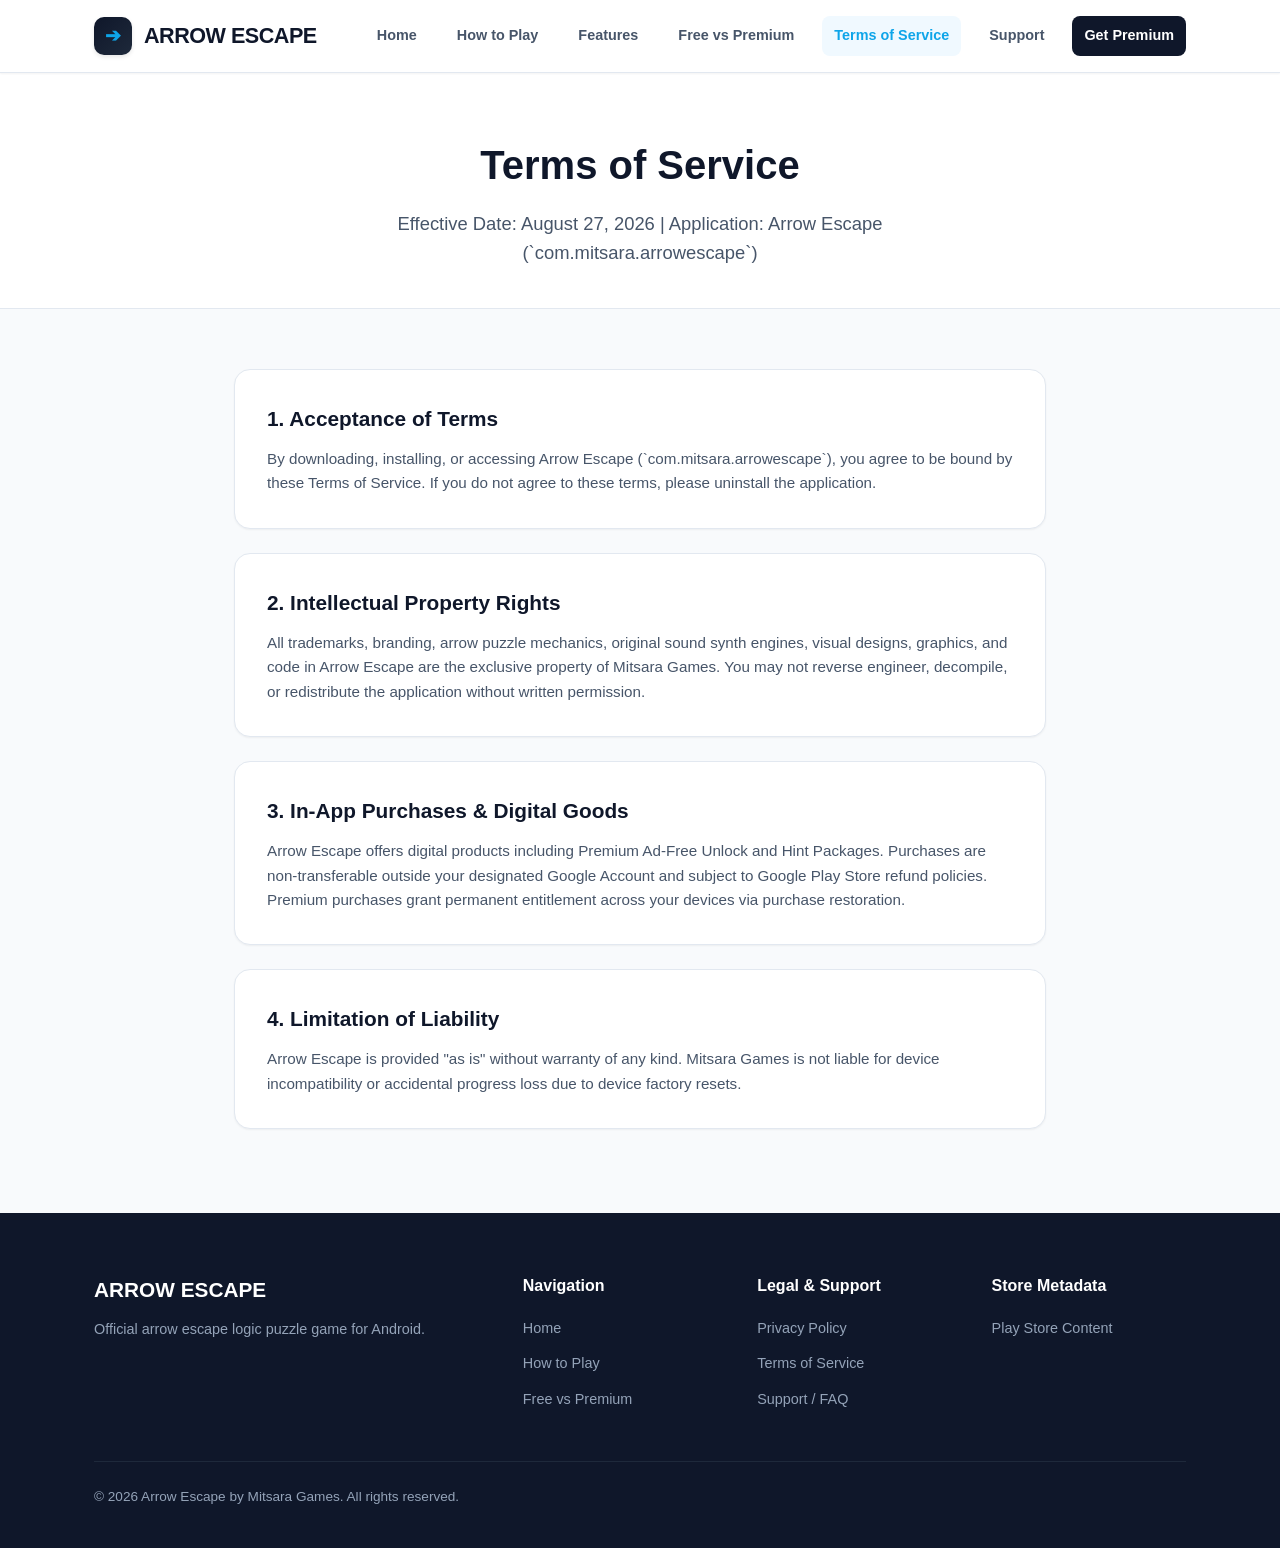
<file: website/terms.html>
<!DOCTYPE html>
<html lang="en">
<head>
    <meta charset="UTF-8">
    <meta name="viewport" content="width=device-width, initial-scale=1.0">
    <title>Terms of Service — Arrow Escape</title>
    <meta name="description" content="Official Terms of Service for Arrow Escape (com.mitsara.arrowescape) by Mitsara Games.">
    <link rel="stylesheet" href="styles.css">
</head>
<body>
    <header>
        <div class="container nav-container">
            <a href="index.html" class="brand-logo">
                <div class="brand-icon">➔</div>
                <span>ARROW ESCAPE</span>
            </a>
            <nav>
                <a href="index.html">Home</a>
                <a href="how-to-play.html">How to Play</a>
                <a href="features.html">Features</a>
                <a href="premium.html">Free vs Premium</a>
                <a href="terms.html" class="active">Terms of Service</a>
                <a href="support.html">Support</a>
                <a href="premium.html" class="nav-highlight">Get Premium</a>
            </nav>
        </div>
    </header>

    <main>
        <section class="page-header">
            <div class="container">
                <h1>Terms of Service</h1>
                <p>Effective Date: August 27, 2026 | Application: Arrow Escape (`com.mitsara.arrowescape`)</p>
            </div>
        </section>

        <section class="page-content">
            <div class="container" style="max-width: 860px;">
                <div class="card" style="margin-bottom: 24px;">
                    <h3>1. Acceptance of Terms</h3>
                    <p>By downloading, installing, or accessing Arrow Escape (`com.mitsara.arrowescape`), you agree to be bound by these Terms of Service. If you do not agree to these terms, please uninstall the application.</p>
                </div>

                <div class="card" style="margin-bottom: 24px;">
                    <h3>2. Intellectual Property Rights</h3>
                    <p>All trademarks, branding, arrow puzzle mechanics, original sound synth engines, visual designs, graphics, and code in Arrow Escape are the exclusive property of Mitsara Games. You may not reverse engineer, decompile, or redistribute the application without written permission.</p>
                </div>

                <div class="card" style="margin-bottom: 24px;">
                    <h3>3. In-App Purchases & Digital Goods</h3>
                    <p>Arrow Escape offers digital products including Premium Ad-Free Unlock and Hint Packages. Purchases are non-transferable outside your designated Google Account and subject to Google Play Store refund policies. Premium purchases grant permanent entitlement across your devices via purchase restoration.</p>
                </div>

                <div class="card" style="margin-bottom: 24px;">
                    <h3>4. Limitation of Liability</h3>
                    <p>Arrow Escape is provided "as is" without warranty of any kind. Mitsara Games is not liable for device incompatibility or accidental progress loss due to device factory resets.</p>
                </div>
            </div>
        </section>
    </main>

    <footer>
        <div class="container">
            <div class="footer-grid">
                <div>
                    <div class="footer-brand">ARROW ESCAPE</div>
                    <p style="font-size: 0.9rem; line-height: 1.6;">Official arrow escape logic puzzle game for Android.</p>
                </div>
                <div class="footer-col">
                    <h4>Navigation</h4>
                    <ul>
                        <li><a href="index.html">Home</a></li>
                        <li><a href="how-to-play.html">How to Play</a></li>
                        <li><a href="premium.html">Free vs Premium</a></li>
                    </ul>
                </div>
                <div class="footer-col">
                    <h4>Legal & Support</h4>
                    <ul>
                        <li><a href="privacy.html">Privacy Policy</a></li>
                        <li><a href="terms.html">Terms of Service</a></li>
                        <li><a href="support.html">Support / FAQ</a></li>
                    </ul>
                </div>
                <div class="footer-col">
                    <h4>Store Metadata</h4>
                    <ul>
                        <li><a href="play-store-assets.html">Play Store Content</a></li>
                    </ul>
                </div>
            </div>
            <div class="footer-bottom">
                <div>&copy; 2026 Arrow Escape by Mitsara Games. All rights reserved.</div>
            </div>
        </div>
    </footer>
</body>
</html>
</file>
<file: website/styles.css>
:root {
    --bg-main: #F8FAFC;
    --bg-surface: #FFFFFF;
    --bg-card: #FFFFFF;
    --text-primary: #0F172A;
    --text-secondary: #475569;
    --text-muted: #94A3B8;
    --primary-blue: #0EA5E9;
    --primary-blue-hover: #0284C7;
    --primary-dark: #0F172A;
    --accent-gold: #F59E0B;
    --accent-cyan: #38BDF8;
    --border-color: #E2E8F0;
    --shadow-sm: 0 1px 2px 0 rgba(0, 0, 0, 0.05);
    --shadow-md: 0 4px 6px -1px rgba(15, 23, 42, 0.08), 0 2px 4px -1px rgba(15, 23, 42, 0.04);
    --shadow-lg: 0 10px 15px -3px rgba(15, 23, 42, 0.1), 0 4px 6px -2px rgba(15, 23, 42, 0.05);
    --radius-sm: 8px;
    --radius-md: 16px;
    --radius-lg: 24px;
}

* {
    margin: 0;
    padding: 0;
    box-sizing: border-box;
}

body {
    font-family: -apple-system, BlinkMacSystemFont, "Segoe UI", Roboto, Helvetica, Arial, sans-serif;
    background-color: var(--bg-main);
    color: var(--text-primary);
    line-height: 1.6;
    display: flex;
    flex-direction: column;
    min-height: 100vh;
}

.container {
    max-width: 1140px;
    margin: 0 auto;
    padding: 0 24px;
    width: 100%;
}

/* Navigation */
header {
    background: var(--bg-surface);
    border-bottom: 1px solid var(--border-color);
    position: sticky;
    top: 0;
    z-index: 100;
    box-shadow: var(--shadow-sm);
}

.nav-container {
    display: flex;
    justify-content: space-between;
    align-items: center;
    height: 72px;
}

.brand-logo {
    display: flex;
    align-items: center;
    gap: 12px;
    text-decoration: none;
    color: var(--text-primary);
    font-weight: 800;
    font-size: 1.35rem;
    letter-spacing: -0.5px;
}

.brand-icon {
    width: 38px;
    height: 38px;
    background: linear-gradient(135deg, var(--primary-dark) 0%, #1E293B 100%);
    border-radius: 10px;
    display: flex;
    align-items: center;
    justify-content: center;
    color: var(--primary-blue);
    font-size: 1.2rem;
    box-shadow: 0 2px 4px rgba(0,0,0,0.1);
}

nav {
    display: flex;
    gap: 16px;
    align-items: center;
}

nav a {
    color: var(--text-secondary);
    text-decoration: none;
    font-size: 0.9rem;
    font-weight: 600;
    padding: 8px 12px;
    border-radius: var(--radius-sm);
    transition: all 0.2s ease;
}

nav a:hover, nav a.active {
    color: var(--primary-blue);
    background-color: #F0F9FF;
}

nav a.nav-highlight {
    background-color: var(--primary-dark);
    color: var(--bg-surface);
    border-radius: var(--radius-sm);
}

nav a.nav-highlight:hover {
    background-color: #1E293B;
    color: var(--accent-cyan);
}

/* Mobile Nav Toggle */
.mobile-toggle {
    display: none;
    background: none;
    border: none;
    font-size: 1.5rem;
    color: var(--text-primary);
    cursor: pointer;
}

/* Main Layout */
main {
    flex: 1;
}

/* Hero Section */
.hero {
    padding: 80px 0 60px 0;
    text-align: center;
    background: linear-gradient(180deg, var(--bg-surface) 0%, var(--bg-main) 100%);
    border-bottom: 1px solid var(--border-color);
}

.badge-tag {
    display: inline-flex;
    align-items: center;
    gap: 6px;
    background-color: #E0F2FE;
    color: #0369A1;
    font-weight: 700;
    font-size: 0.8rem;
    padding: 6px 14px;
    border-radius: 50px;
    margin-bottom: 20px;
    text-transform: uppercase;
    letter-spacing: 0.5px;
}

.hero h1 {
    font-size: 3.2rem;
    font-weight: 900;
    color: var(--text-primary);
    letter-spacing: -1px;
    line-height: 1.15;
    margin-bottom: 20px;
}

.hero h1 span {
    color: var(--primary-blue);
}

.hero p {
    font-size: 1.25rem;
    color: var(--text-secondary);
    max-width: 680px;
    margin: 0 auto 36px auto;
}

.cta-group {
    display: flex;
    justify-content: center;
    gap: 16px;
    flex-wrap: wrap;
}

/* Buttons */
.btn {
    display: inline-flex;
    align-items: center;
    justify-content: center;
    gap: 10px;
    padding: 14px 28px;
    border-radius: var(--radius-md);
    text-decoration: none;
    font-weight: 700;
    font-size: 1rem;
    transition: all 0.2s ease;
    cursor: pointer;
    border: none;
}

.btn-primary {
    background: var(--primary-blue);
    color: #FFFFFF;
    box-shadow: 0 4px 12px rgba(14, 165, 233, 0.35);
}

.btn-primary:hover {
    background: var(--primary-blue-hover);
    transform: translateY(-1px);
}

.btn-dark {
    background: var(--primary-dark);
    color: #FFFFFF;
    box-shadow: var(--shadow-md);
}

.btn-dark:hover {
    background: #1E293B;
    transform: translateY(-1px);
}

.btn-secondary {
    background: var(--bg-surface);
    color: var(--text-primary);
    border: 1px solid var(--border-color);
    box-shadow: var(--shadow-sm);
}

.btn-secondary:hover {
    background: #F1F5F9;
    border-color: #CBD5E1;
}

/* Page Header & Sections */
.page-header {
    background: var(--bg-surface);
    padding: 60px 0 40px 0;
    border-bottom: 1px solid var(--border-color);
    text-align: center;
}

.page-header h1 {
    font-size: 2.5rem;
    font-weight: 800;
    color: var(--text-primary);
    margin-bottom: 12px;
}

.page-header p {
    font-size: 1.15rem;
    color: var(--text-secondary);
    max-width: 600px;
    margin: 0 auto;
}

.page-content {
    padding: 60px 0;
}

/* Cards & Grid */
.grid-3 {
    display: grid;
    grid-template-columns: repeat(auto-fit, minmax(320px, 1fr));
    gap: 24px;
    margin-top: 32px;
}

.grid-2 {
    display: grid;
    grid-template-columns: repeat(auto-fit, minmax(400px, 1fr));
    gap: 28px;
    margin-top: 32px;
}

.card {
    background: var(--bg-card);
    border: 1px solid var(--border-color);
    border-radius: var(--radius-md);
    padding: 32px;
    box-shadow: var(--shadow-sm);
    transition: all 0.2s ease;
}

.card:hover {
    box-shadow: var(--shadow-md);
    transform: translateY(-2px);
    border-color: #CBD5E1;
}

.card-icon {
    width: 48px;
    height: 48px;
    background: #F0F9FF;
    color: var(--primary-blue);
    border-radius: var(--radius-sm);
    display: flex;
    align-items: center;
    justify-content: center;
    font-size: 1.5rem;
    margin-bottom: 20px;
}

.card h3 {
    font-size: 1.3rem;
    font-weight: 700;
    color: var(--text-primary);
    margin-bottom: 12px;
}

.card p {
    color: var(--text-secondary);
    font-size: 0.95rem;
    line-height: 1.6;
}

/* Tutorial / How to Play Steps */
.step-card {
    display: flex;
    gap: 24px;
    background: var(--bg-surface);
    border: 1px solid var(--border-color);
    border-radius: var(--radius-md);
    padding: 28px;
    margin-bottom: 24px;
    align-items: flex-start;
}

.step-number {
    width: 52px;
    height: 52px;
    background: var(--primary-dark);
    color: var(--accent-cyan);
    font-size: 1.4rem;
    font-weight: 800;
    border-radius: var(--radius-sm);
    display: flex;
    align-items: center;
    justify-content: center;
    flex-shrink: 0;
}

.step-info h3 {
    font-size: 1.3rem;
    font-weight: 700;
    color: var(--text-primary);
    margin-bottom: 8px;
}

.step-info p {
    color: var(--text-secondary);
    font-size: 1rem;
}

/* Pricing Table */
.pricing-table-container {
    overflow-x: auto;
    background: var(--bg-surface);
    border-radius: var(--radius-md);
    border: 1px solid var(--border-color);
    box-shadow: var(--shadow-sm);
    margin-top: 32px;
}

.pricing-table {
    width: 100%;
    border-collapse: collapse;
    text-align: left;
}

.pricing-table th, .pricing-table td {
    padding: 18px 24px;
    border-bottom: 1px solid var(--border-color);
}

.pricing-table th {
    background-color: #F8FAFC;
    font-size: 1rem;
    font-weight: 700;
    color: var(--text-primary);
}

.pricing-table td {
    font-size: 0.95rem;
    color: var(--text-secondary);
}

.pricing-table tr:last-child td {
    border-bottom: none;
}

.check-icon {
    color: #10B981;
    font-weight: bold;
}

.cross-icon {
    color: #94A3B8;
}

/* Form Styling */
.form-group {
    margin-bottom: 20px;
}

.form-group label {
    display: block;
    font-weight: 600;
    font-size: 0.9rem;
    margin-bottom: 8px;
    color: var(--text-primary);
}

.form-control {
    width: 100%;
    padding: 12px 16px;
    border: 1px solid var(--border-color);
    border-radius: var(--radius-sm);
    font-size: 1rem;
    font-family: inherit;
    background: var(--bg-surface);
    color: var(--text-primary);
    transition: border-color 0.2s ease;
}

.form-control:focus {
    outline: none;
    border-color: var(--primary-blue);
    box-shadow: 0 0 0 3px rgba(14, 165, 233, 0.15);
}

textarea.form-control {
    min-height: 120px;
    resize: vertical;
}

/* Accordion FAQ */
.faq-item {
    background: var(--bg-surface);
    border: 1px solid var(--border-color);
    border-radius: var(--radius-md);
    padding: 24px;
    margin-bottom: 16px;
}

.faq-item h3 {
    font-size: 1.15rem;
    font-weight: 700;
    color: var(--text-primary);
    margin-bottom: 8px;
}

.faq-item p {
    color: var(--text-secondary);
    font-size: 0.95rem;
}

/* Footer */
footer {
    background: var(--primary-dark);
    color: var(--text-muted);
    padding: 60px 0 40px 0;
    margin-top: auto;
}

.footer-grid {
    display: grid;
    grid-template-columns: 2fr repeat(3, 1fr);
    gap: 40px;
    margin-bottom: 40px;
}

.footer-brand {
    color: #FFFFFF;
    font-size: 1.3rem;
    font-weight: 800;
    margin-bottom: 12px;
}

.footer-col h4 {
    color: #FFFFFF;
    font-size: 1rem;
    font-weight: 700;
    margin-bottom: 16px;
}

.footer-col ul {
    list-style: none;
}

.footer-col ul li {
    margin-bottom: 10px;
}

.footer-col ul li a {
    color: var(--text-muted);
    text-decoration: none;
    font-size: 0.9rem;
    transition: color 0.2s ease;
}

.footer-col ul li a:hover {
    color: var(--accent-cyan);
}

.footer-bottom {
    border-top: 1px solid #1E293B;
    padding-top: 24px;
    display: flex;
    justify-content: space-between;
    align-items: center;
    font-size: 0.85rem;
}

/* Responsive */
@media (max-width: 868px) {
    .nav-container nav {
        display: none;
    }
    
    .hero h1 {
        font-size: 2.3rem;
    }
    
    .footer-grid {
        grid-template-columns: 1fr 1fr;
    }
    
    .step-card {
        flex-direction: column;
    }
}

@media (max-width: 576px) {
    .footer-grid {
        grid-template-columns: 1fr;
    }
    
    .footer-bottom {
        flex-direction: column;
        gap: 12px;
        text-align: center;
    }
}
</file>
